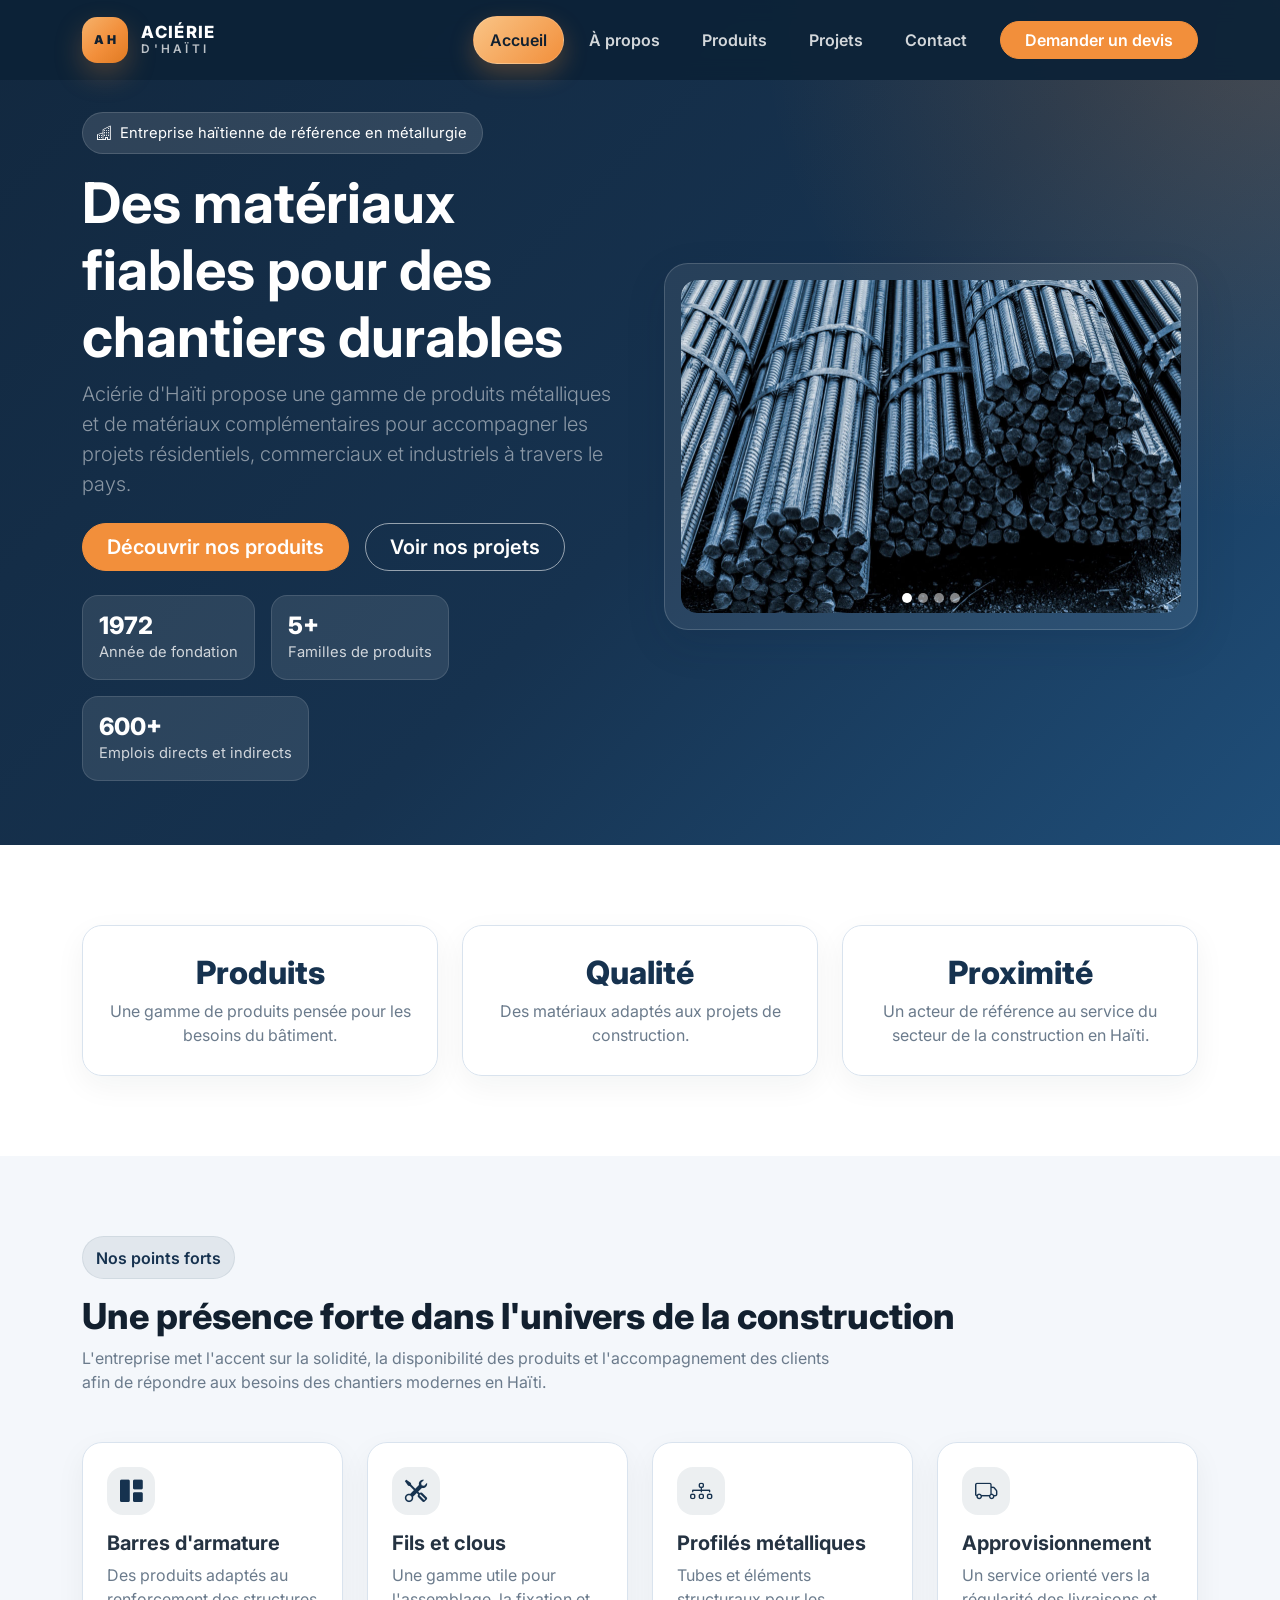
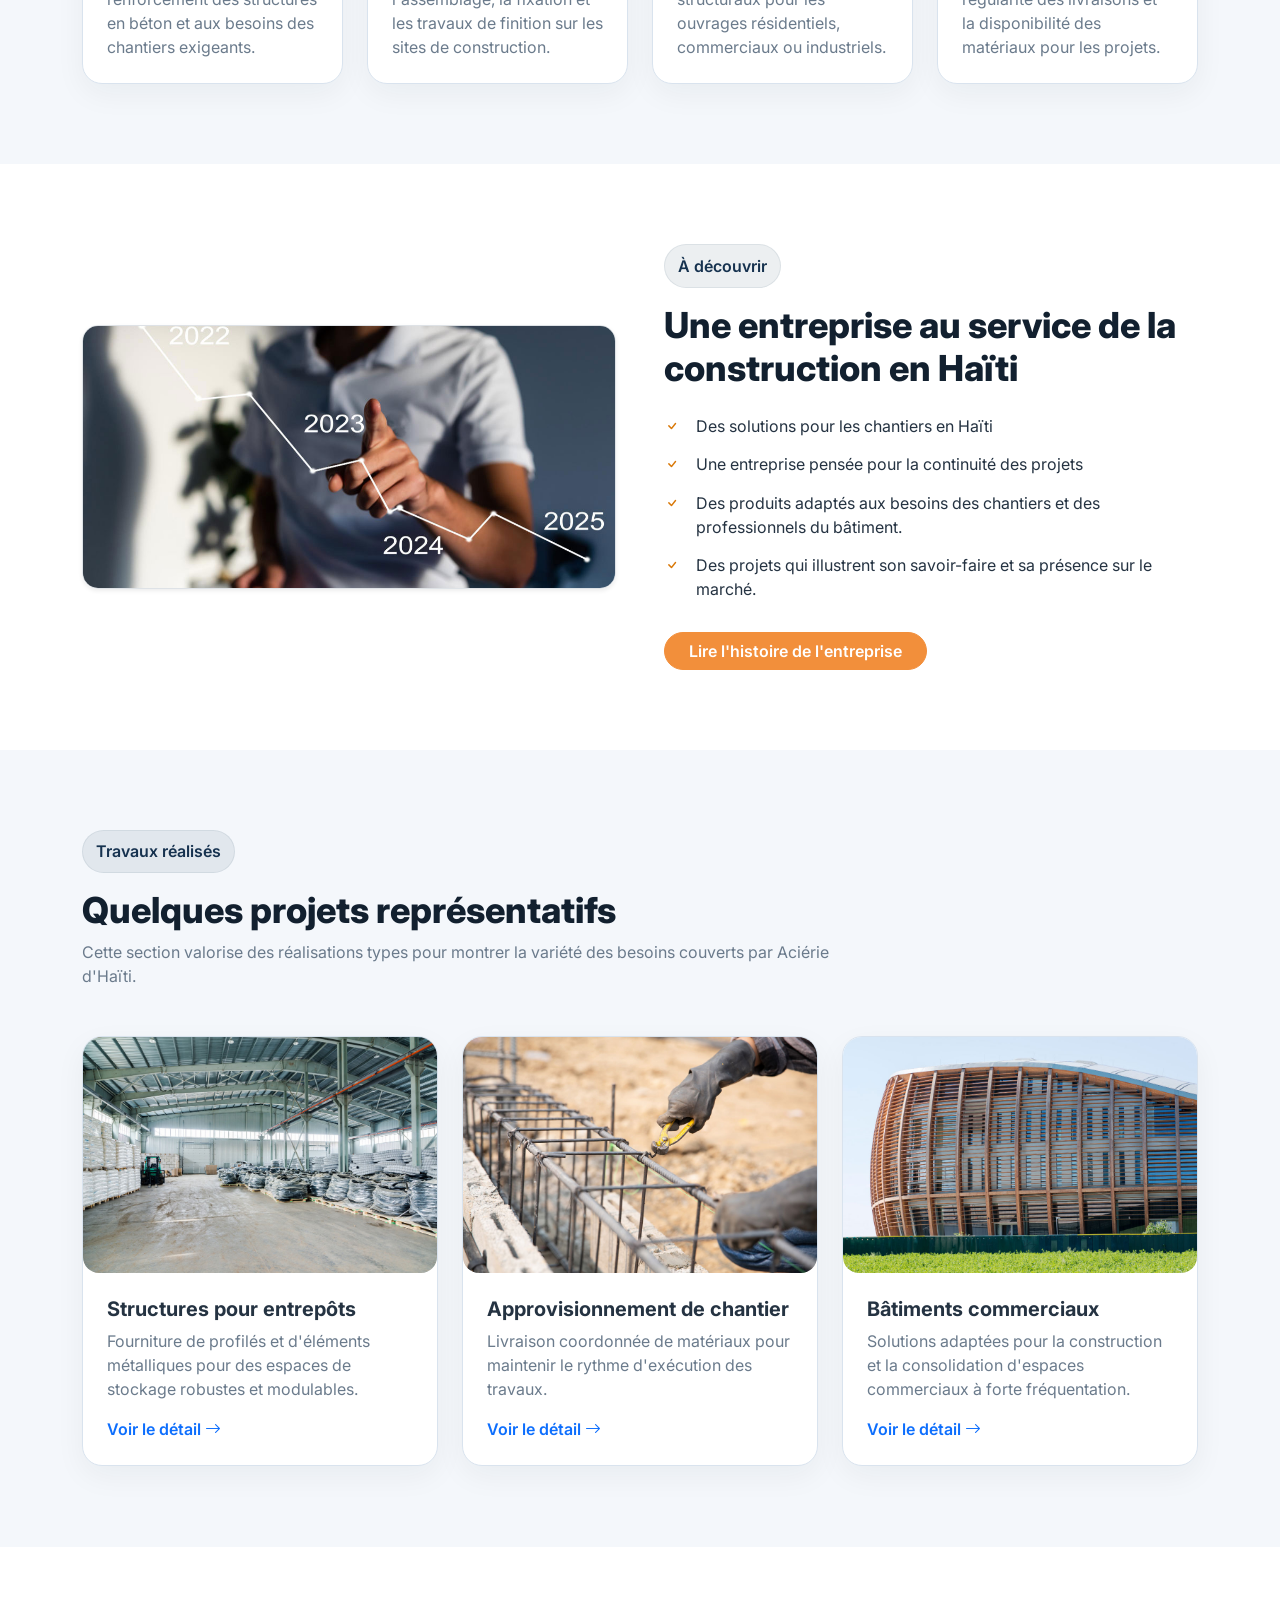
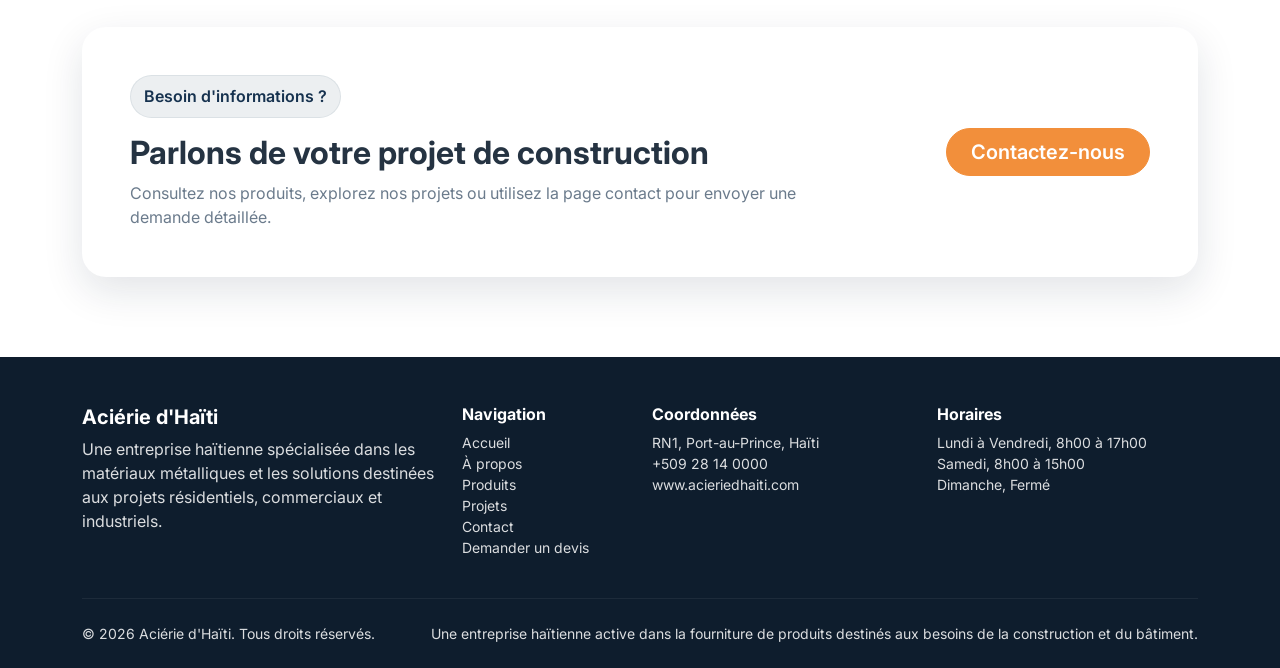
<file: index.html>
<!doctype html>

<html lang="fr">
  <head>
    <meta charset="utf-8" />
    <meta content="width=device-width, initial-scale=1.0" name="viewport" />
    <title>Accueil | Aciérie d'Haïti</title>
    <meta
      content="Découvrez Aciérie d'Haïti, entreprise spécialisée dans les matériaux de construction et les solutions métallurgiques en Haïti."
      name="description"
    />
    <link href="https://fonts.googleapis.com" rel="preconnect" />
    <link crossorigin="" href="https://fonts.gstatic.com" rel="preconnect" />
    <link href="https://fonts.googleapis.com/css2?family=Inter:wght@400;500;600;700;800&amp;display=swap" rel="stylesheet" />
    <link
      crossorigin="anonymous"
      href="https://cdn.jsdelivr.net/npm/bootstrap@5.3.3/dist/css/bootstrap.min.css"
      integrity="sha384-QWTKZyjpPEjISv5WaRU9OFeRpok6YctnYmDr5pNlyT2bRjXh0JMhjY6hW+ALEwIH"
      rel="stylesheet"
    />
    <link href="https://cdn.jsdelivr.net/npm/bootstrap-icons@1.11.3/font/bootstrap-icons.min.css" rel="stylesheet" />
    <link href="css/style.css" rel="stylesheet" />
  </head>
  <body>
    <nav class="navbar navbar-expand-lg navbar-dark fixed-top py-3 smart-navbar">
      <div class="container">
        <a aria-label="Aciérie d'Haïti" class="navbar-brand brand-mark" href="index.html">
          <span class="brand-mono">AH</span>
          <span class="brand-stack">
            <span class="brand-line-top">Aciérie</span>
            <span class="brand-line-bottom">d'Haïti</span>
          </span>
        </a>
        <button
          aria-controls="mainNav"
          aria-expanded="false"
          aria-label="Ouvrir le menu"
          class="navbar-toggler"
          data-bs-target="#mainNav"
          data-bs-toggle="collapse"
          type="button"
        >
          <span class="navbar-toggler-icon"></span>
        </button>
        <div class="collapse navbar-collapse" id="mainNav">
          <ul class="navbar-nav ms-auto align-items-lg-center gap-lg-2">
            <li class="nav-item"><a aria-current="page" class="nav-link active" href="index.html">Accueil</a></li>
            <li class="nav-item"><a class="nav-link" href="a-propos.html">À propos</a></li>
            <li class="nav-item"><a class="nav-link" href="produits.html">Produits</a></li>
            <li class="nav-item"><a class="nav-link" href="projets.html">Projets</a></li>
            <li class="nav-item"><a class="nav-link" href="contact.html">Contact</a></li>
            <li class="nav-item ms-lg-2"><a class="btn btn-brand rounded-pill px-4" href="demande-devis.html">Demander un devis</a></li>
          </ul>
        </div>
      </div>
    </nav>
    <header class="hero-wrap">
      <div class="container">
        <div class="row align-items-center g-5">
          <div class="col-lg-6">
            <span class="hero-badge"><i class="bi bi-buildings"></i> Entreprise haïtienne de référence en métallurgie</span>
            <h1 class="display-4 fw-bold">Des matériaux fiables pour des chantiers durables</h1>
            <p class="lead text-white-50 mb-4">
              Aciérie d'Haïti propose une gamme de produits métalliques et de matériaux complémentaires pour accompagner les projets résidentiels,
              commerciaux et industriels à travers le pays.
            </p>
            <div class="d-flex flex-wrap gap-3 mb-4">
              <a class="btn btn-brand btn-lg rounded-pill px-4" href="produits.html">Découvrir nos produits</a>
              <a class="btn btn-outline-brand btn-lg rounded-pill px-4" href="projets.html">Voir nos projets</a>
            </div>
            <div class="d-flex flex-wrap gap-3">
              <div class="hero-stat reveal">
                <h3 data-count="1972">1972</h3>
                <p>Année de fondation</p>
              </div>
              <div class="hero-stat reveal">
                <h3 data-count="5" data-suffix="+">5+</h3>
                <p>Familles de produits</p>
              </div>
              <div class="hero-stat reveal">
                <h3 data-count="600" data-suffix="+">600+</h3>
                <p>Emplois directs et indirects</p>
              </div>
            </div>
          </div>
          <div class="col-lg-6">
            <div class="carousel slide hero-visual" data-bs-ride="carousel" id="heroCarousel">
              <div class="carousel-indicators">
                <button
                  aria-current="true"
                  aria-label="Diapositive 1"
                  class="active"
                  data-bs-slide-to="0"
                  data-bs-target="#heroCarousel"
                  type="button"
                ></button>
                <button aria-label="Diapositive 2" data-bs-slide-to="1" data-bs-target="#heroCarousel" type="button"></button>
                <button aria-label="Diapositive 3" data-bs-slide-to="2" data-bs-target="#heroCarousel" type="button"></button>
                <button aria-label="Diapositive 3" data-bs-slide-to="3" data-bs-target="#heroCarousel" type="button"></button>
              </div>
              <div class="carousel-inner rounded-4 overflow-hidden">
                <div class="carousel-item active">
                  <img alt="Illustration de site industriel" class="img-fluid" loading="lazy" src="images/fer.jpg" />
                </div>
                <div class="carousel-item">
                  <img alt="Illustration de structure métallique" class="img-fluid" loading="lazy" src="images/clous.jpg" />
                </div>
                <div class="carousel-item">
                  <img alt="Illustration de chantier" class="img-fluid" loading="lazy" src="images/planches.jpg" />
                </div>
                <div class="carousel-item">
                  <img alt="Illustration de chantier" class="img-fluid" loading="lazy" src="images/profiles-metalliques.jpg" />
                </div>
              </div>
              <button class="carousel-control-prev" data-bs-slide="prev" data-bs-target="#heroCarousel" type="button">
                <span aria-hidden="true" class="carousel-control-prev-icon"></span>
                <span class="visually-hidden">Précédent</span>
              </button>
              <button class="carousel-control-next" data-bs-slide="next" data-bs-target="#heroCarousel" type="button">
                <span aria-hidden="true" class="carousel-control-next-icon"></span>
                <span class="visually-hidden">Suivant</span>
              </button>
            </div>
          </div>
        </div>
      </div>
    </header>
    <section class="section-space">
      <div class="container">
        <div class="row g-4">
          <div class="col-md-4">
            <div class="stat-card metric reveal">
              <h3>Produits</h3>
              <p>Une gamme de produits pensée pour les besoins du bâtiment.</p>
            </div>
          </div>
          <div class="col-md-4">
            <div class="stat-card metric reveal">
              <h3>Qualité</h3>
              <p>Des matériaux adaptés aux projets de construction.</p>
            </div>
          </div>
          <div class="col-md-4">
            <div class="stat-card metric reveal">
              <h3>Proximité</h3>
              <p>Un acteur de référence au service du secteur de la construction en Haïti.</p>
            </div>
          </div>
        </div>
      </div>
    </section>
    <section class="section-space section-light">
      <div class="container">
        <div class="mb-5">
          <span class="badge-soft mb-3 d-inline-flex">Nos points forts</span>
          <h2 class="section-title">Une présence forte dans l'univers de la construction</h2>
          <p class="section-subtitle">
            L'entreprise met l'accent sur la solidité, la disponibilité des produits et l'accompagnement des clients afin de répondre aux besoins des
            chantiers modernes en Haïti.
          </p>
        </div>
        <div class="row g-4">
          <div class="col-md-6 col-xl-3">
            <div class="feature-card p-4 bg-white reveal">
              <div class="icon-box mb-3"><i class="bi bi-grid-1x2-fill"></i></div>
              <h5 class="fw-bold">Barres d'armature</h5>
              <p class="small-muted mb-0">Des produits adaptés au renforcement des structures en béton et aux besoins des chantiers exigeants.</p>
            </div>
          </div>
          <div class="col-md-6 col-xl-3">
            <div class="feature-card p-4 bg-white reveal">
              <div class="icon-box mb-3"><i class="bi bi-tools"></i></div>
              <h5 class="fw-bold">Fils et clous</h5>
              <p class="small-muted mb-0">Une gamme utile pour l'assemblage, la fixation et les travaux de finition sur les sites de construction.</p>
            </div>
          </div>
          <div class="col-md-6 col-xl-3">
            <div class="feature-card p-4 bg-white reveal">
              <div class="icon-box mb-3"><i class="bi bi-diagram-3"></i></div>
              <h5 class="fw-bold">Profilés métalliques</h5>
              <p class="small-muted mb-0">Tubes et éléments structuraux pour les ouvrages résidentiels, commerciaux ou industriels.</p>
            </div>
          </div>
          <div class="col-md-6 col-xl-3">
            <div class="feature-card p-4 bg-white reveal">
              <div class="icon-box mb-3"><i class="bi bi-truck"></i></div>
              <h5 class="fw-bold">Approvisionnement</h5>
              <p class="small-muted mb-0">Un service orienté vers la régularité des livraisons et la disponibilité des matériaux pour les projets.</p>
            </div>
          </div>
        </div>
      </div>
    </section>
    <section class="section-space">
      <div class="container">
        <div class="row align-items-center g-5">
          <div class="col-lg-6">
            <img alt="Chronologie de l'entreprise" class="img-fluid rounded-4 shadow-sm border reveal" loading="lazy" src="images/timeline.jpg" />
          </div>
          <div class="col-lg-6">
            <span class="badge-soft mb-3 d-inline-flex">À découvrir</span>
            <h2 class="section-title">Une entreprise au service de la construction en Haïti</h2>
            <ul class="list-check mt-4">
              <li>Des solutions pour les chantiers en Haïti</li>
              <li>Une entreprise pensée pour la continuité des projets</li>
              <li>Des produits adaptés aux besoins des chantiers et des professionnels du bâtiment.</li>
              <li>Des projets qui illustrent son savoir-faire et sa présence sur le marché.</li>
            </ul>
            <a class="btn btn-brand rounded-pill px-4 mt-3" href="a-propos.html">Lire l'histoire de l'entreprise</a>
          </div>
        </div>
      </div>
    </section>
    <section class="section-space section-light">
      <div class="container">
        <div class="mb-5">
          <span class="badge-soft mb-3 d-inline-flex">Travaux réalisés</span>
          <h2 class="section-title">Quelques projets représentatifs</h2>
          <p class="section-subtitle">
            Cette section valorise des réalisations types pour montrer la variété des besoins couverts par Aciérie d'Haïti.
          </p>
        </div>
        <div class="row g-4">
          <div class="col-lg-4">
            <div class="project-card bg-white overflow-hidden reveal">
              <img alt="Projet structure métallique" class="reveal" loading="lazy" src="images/entrepots.jpg" />
              <div class="p-4">
                <h5 class="fw-bold">Structures pour entrepôts</h5>
                <p class="small-muted">Fourniture de profilés et d'éléments métalliques pour des espaces de stockage robustes et modulables.</p>
                <a class="fw-semibold" href="projets.html">Voir le détail <i class="bi bi-arrow-right"></i></a>
              </div>
            </div>
          </div>
          <div class="col-lg-4">
            <div class="project-card bg-white overflow-hidden reveal">
              <img alt="Projet approvisionnement matériaux" class="reveal" loading="lazy" src="images/chantiers.jpg" />
              <div class="p-4">
                <h5 class="fw-bold">Approvisionnement de chantier</h5>
                <p class="small-muted">Livraison coordonnée de matériaux pour maintenir le rythme d'exécution des travaux.</p>
                <a class="fw-semibold" href="projets.html">Voir le détail <i class="bi bi-arrow-right"></i></a>
              </div>
            </div>
          </div>
          <div class="col-lg-4">
            <div class="project-card bg-white overflow-hidden reveal">
              <img alt="Projet bâtiment" class="reveal" loading="lazy" src="images/batiments-commerciaux.jpg" />
              <div class="p-4">
                <h5 class="fw-bold">Bâtiments commerciaux</h5>
                <p class="small-muted">Solutions adaptées pour la construction et la consolidation d'espaces commerciaux à forte fréquentation.</p>
                <a class="fw-semibold" href="projets.html">Voir le détail <i class="bi bi-arrow-right"></i></a>
              </div>
            </div>
          </div>
        </div>
      </div>
    </section>
    <section class="section-space">
      <div class="container">
        <div class="page-banner-card p-4 p-lg-5">
          <div class="row align-items-center g-4">
            <div class="col-lg-8">
              <span class="badge-soft mb-3 d-inline-flex">Besoin d'informations ?</span>
              <h2 class="fw-bold">Parlons de votre projet de construction</h2>
              <p class="mb-0 small-muted">
                Consultez nos produits, explorez nos projets ou utilisez la page contact pour envoyer une demande détaillée.
              </p>
            </div>
            <div class="col-lg-4 text-lg-end">
              <a class="btn btn-brand btn-lg rounded-pill px-4" href="contact.html">Contactez-nous</a>
            </div>
          </div>
        </div>
      </div>
    </section>
    <footer class="footer pt-5 pb-4 mt-0">
      <div class="container">
        <div class="row g-4">
          <div class="col-lg-4">
            <h5 class="fw-bold text-white">Aciérie d'Haïti</h5>
            <p>
              Une entreprise haïtienne spécialisée dans les matériaux métalliques et les solutions destinées aux projets résidentiels, commerciaux et
              industriels.
            </p>
          </div>
          <div class="col-md-4 col-lg-2">
            <h6 class="text-white fw-bold">Navigation</h6>
            <ul class="list-unstyled small">
              <li><a href="index.html">Accueil</a></li>
              <li><a href="a-propos.html">À propos</a></li>
              <li><a href="produits.html">Produits</a></li>
              <li><a href="projets.html">Projets</a></li>
              <li><a href="contact.html">Contact</a></li>
              <li><a href="demande-devis.html">Demander un devis</a></li>
            </ul>
          </div>
          <div class="col-md-4 col-lg-3">
            <h6 class="text-white fw-bold">Coordonnées</h6>
            <ul class="list-unstyled small">
              <li>RN1, Port-au-Prince, Haïti</li>
              <li>+509 28 14 0000</li>
              <li>www.acieriedhaiti.com</li>
            </ul>
          </div>
          <div class="col-md-4 col-lg-3">
            <h6 class="text-white fw-bold">Horaires</h6>
            <ul class="list-unstyled small">
              <li>Lundi à Vendredi, 8h00 à 17h00</li>
              <li>Samedi, 8h00 à 15h00</li>
              <li>Dimanche, Fermé</li>
            </ul>
          </div>
        </div>
        <hr class="border-light border-opacity-25 my-4" />
        <div class="d-flex flex-column flex-md-row justify-content-between gap-2 small">
          <span>© <span id="currentYear"></span> Aciérie d'Haïti. Tous droits réservés.</span>
          <span>Une entreprise haïtienne active dans la fourniture de produits destinés aux besoins de la construction et du bâtiment.</span>
        </div>
      </div>
    </footer>
    <script
      crossorigin="anonymous"
      integrity="sha384-YvpcrYf0tY3lHB60NNkmXc5s9fDVZLESaAA55NDzOxhy9GkcIdslK1eN7N6jIeHz"
      src="https://cdn.jsdelivr.net/npm/bootstrap@5.3.3/dist/js/bootstrap.bundle.min.js"
    ></script>
    <script src="js/script.js"></script>
    <button aria-label="Retour en haut" class="back-to-top" id="backToTop" type="button"><i class="bi bi-arrow-up"></i></button>
  </body>
</html>
</file>
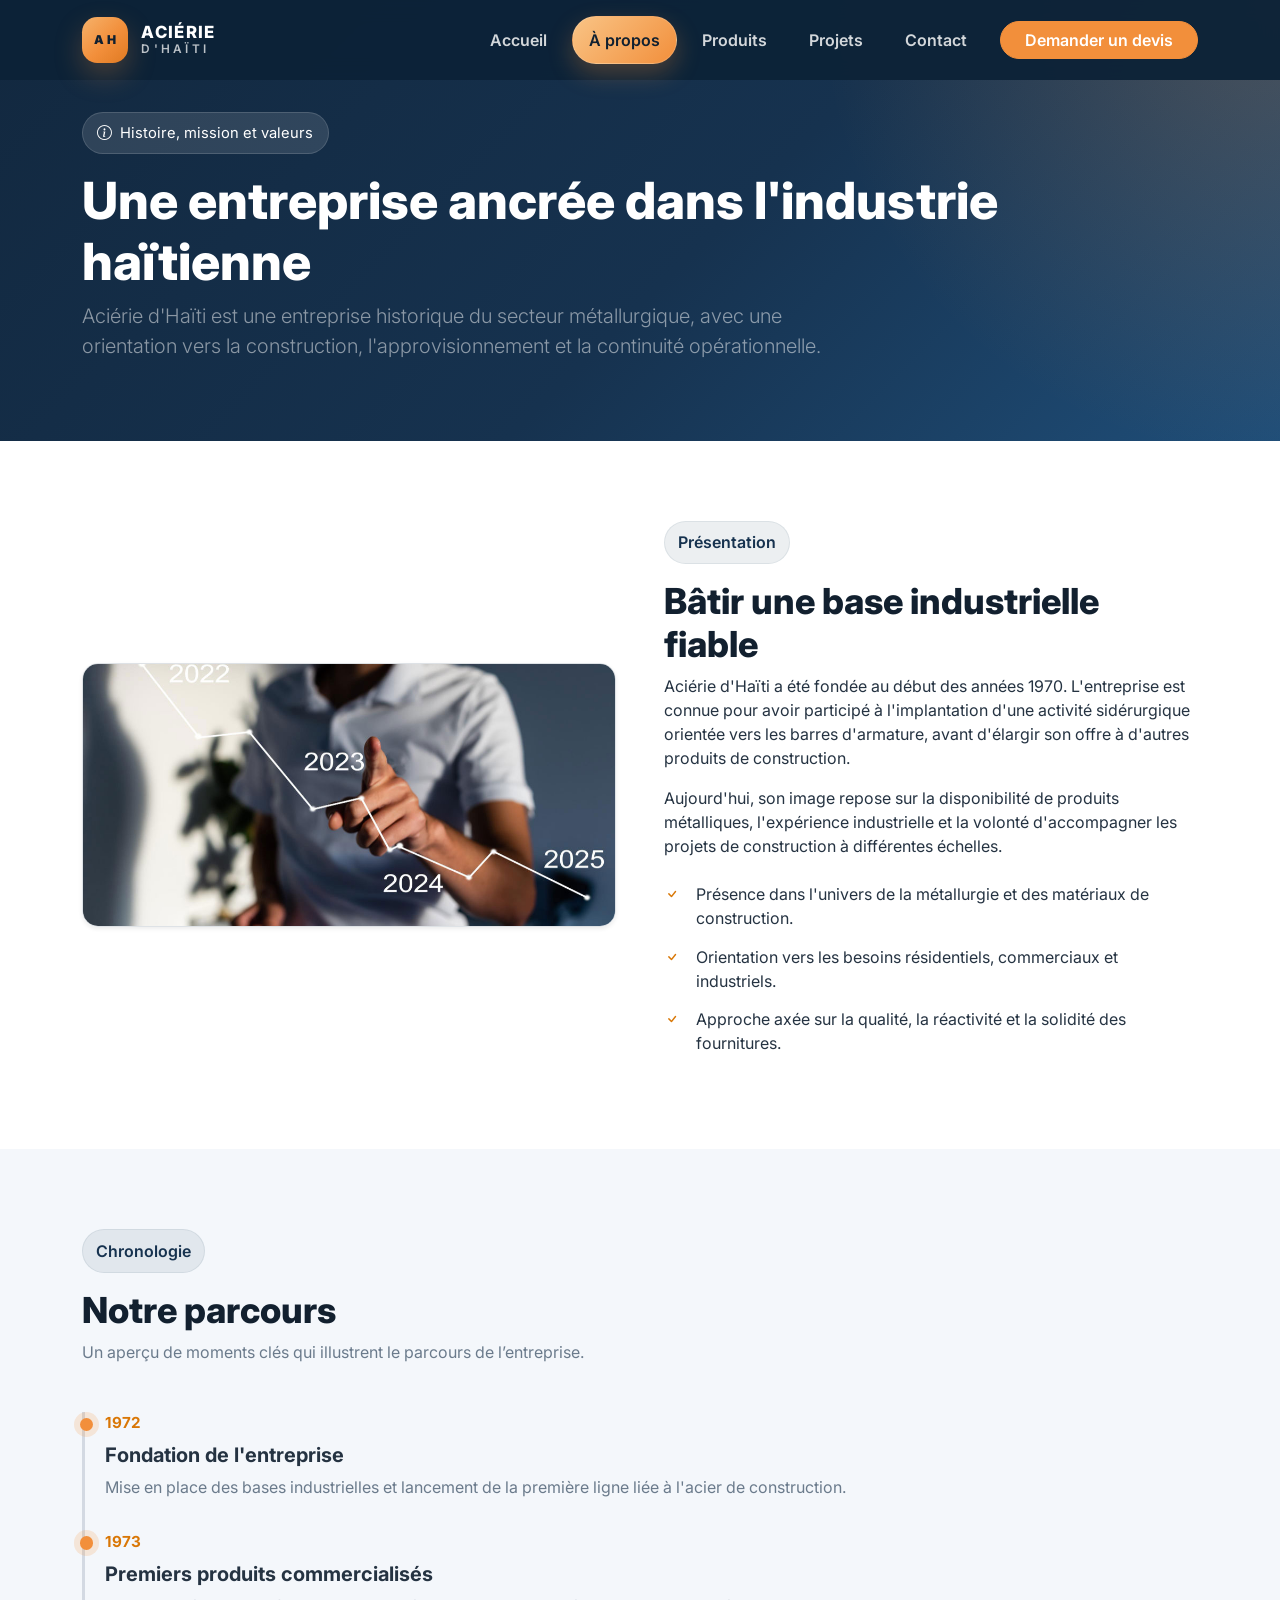
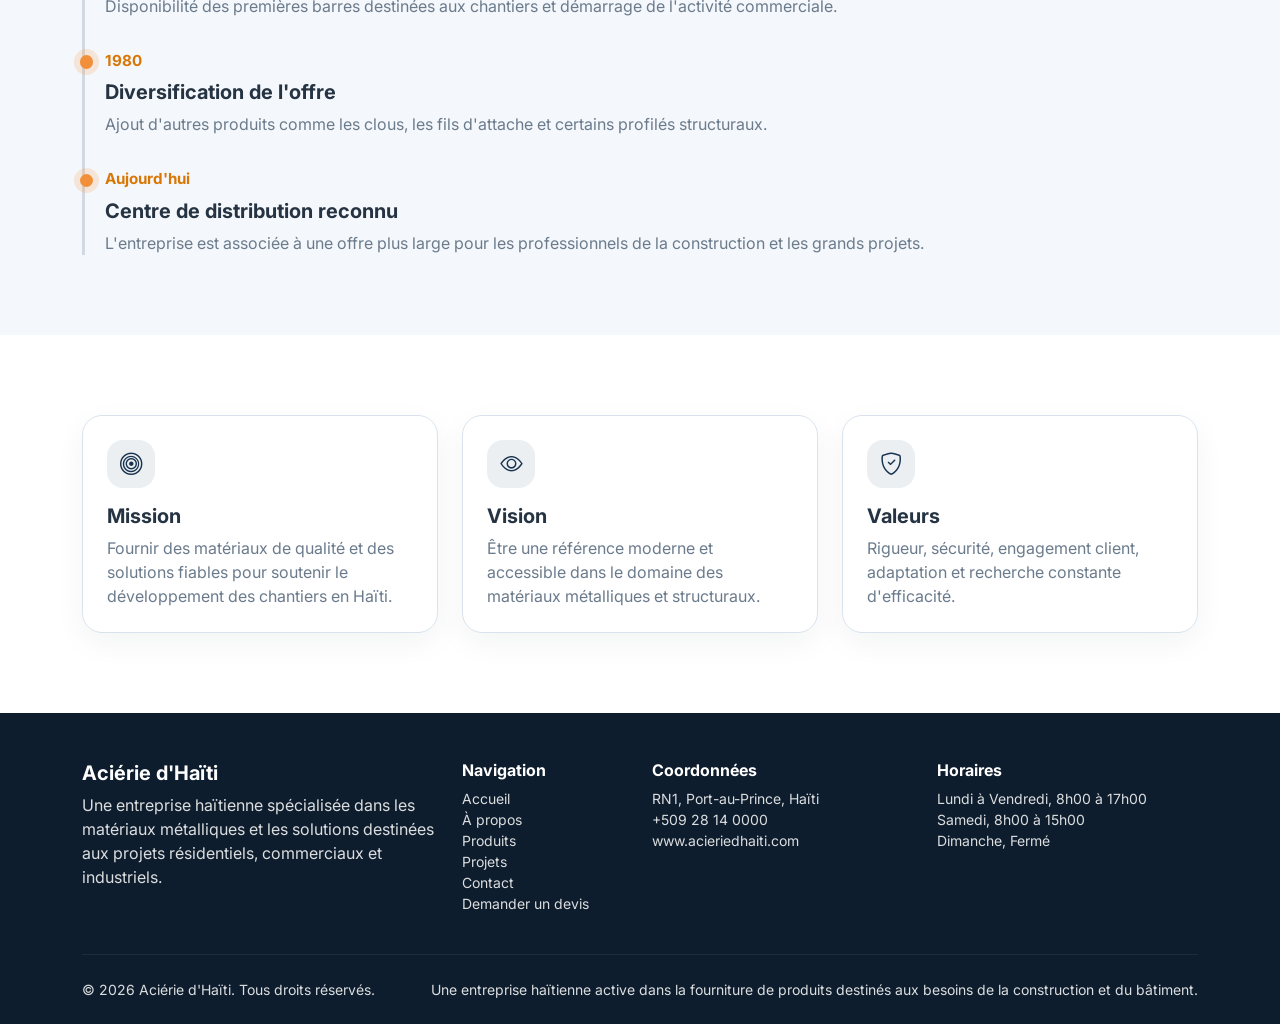
<file: a-propos.html>
<!doctype html>

<html lang="fr">
  <head>
    <meta charset="utf-8" />
    <meta content="width=device-width, initial-scale=1.0" name="viewport" />
    <title>À propos | Aciérie d'Haïti</title>
    <meta
      content="Aciérie d'Haïti, entreprise spécialisée dans les matériaux de construction et les solutions métallurgiques en Haïti."
      name="description"
    />
    <link href="https://fonts.googleapis.com" rel="preconnect" />
    <link crossorigin="" href="https://fonts.gstatic.com" rel="preconnect" />
    <link href="https://fonts.googleapis.com/css2?family=Inter:wght@400;500;600;700;800&amp;display=swap" rel="stylesheet" />
    <link
      crossorigin="anonymous"
      href="https://cdn.jsdelivr.net/npm/bootstrap@5.3.3/dist/css/bootstrap.min.css"
      integrity="sha384-QWTKZyjpPEjISv5WaRU9OFeRpok6YctnYmDr5pNlyT2bRjXh0JMhjY6hW+ALEwIH"
      rel="stylesheet"
    />
    <link href="https://cdn.jsdelivr.net/npm/bootstrap-icons@1.11.3/font/bootstrap-icons.min.css" rel="stylesheet" />
    <link href="css/style.css" rel="stylesheet" />
  </head>
  <body>
    <nav class="navbar navbar-expand-lg navbar-dark fixed-top py-3 smart-navbar">
      <div class="container">
        <a aria-label="Aciérie d'Haïti" class="navbar-brand brand-mark" href="index.html">
          <span class="brand-mono">AH</span>
          <span class="brand-stack">
            <span class="brand-line-top">Aciérie</span>
            <span class="brand-line-bottom">d'Haïti</span>
          </span>
        </a>
        <button
          aria-controls="mainNav"
          aria-expanded="false"
          aria-label="Ouvrir le menu"
          class="navbar-toggler"
          data-bs-target="#mainNav"
          data-bs-toggle="collapse"
          type="button"
        >
          <span class="navbar-toggler-icon"></span>
        </button>
        <div class="collapse navbar-collapse" id="mainNav">
          <ul class="navbar-nav ms-auto align-items-lg-center gap-lg-2">
            <li class="nav-item"><a class="nav-link" href="index.html">Accueil</a></li>
            <li class="nav-item"><a aria-current="page" class="nav-link active" href="a-propos.html">À propos</a></li>
            <li class="nav-item"><a class="nav-link" href="produits.html">Produits</a></li>
            <li class="nav-item"><a class="nav-link" href="projets.html">Projets</a></li>
            <li class="nav-item"><a class="nav-link" href="contact.html">Contact</a></li>
            <li class="nav-item ms-lg-2"><a class="btn btn-brand rounded-pill px-4" href="demande-devis.html">Demander un devis</a></li>
          </ul>
        </div>
      </div>
    </nav>
    <header class="page-hero">
      <div class="container">
        <span class="hero-badge"><i class="bi bi-info-circle"></i> Histoire, mission et valeurs</span>
        <h1 class="page-title">Une entreprise ancrée dans l'industrie haïtienne</h1>
        <p class="lead text-white-50 col-lg-8">
          Aciérie d'Haïti est une entreprise historique du secteur métallurgique, avec une orientation vers la construction, l'approvisionnement et la
          continuité opérationnelle.
        </p>
      </div>
    </header>
    <section class="section-space">
      <div class="container">
        <div class="row align-items-center g-5">
          <div class="col-lg-6">
            <div class="about-visual">
              <img
                alt="Illustration historique d'Aciérie d'Haïti"
                class="img-fluid border shadow-sm reveal"
                loading="lazy"
                src="images/timeline.jpg"
              />
            </div>
          </div>
          <div class="col-lg-6">
            <span class="badge-soft mb-3 d-inline-flex">Présentation</span>
            <h2 class="section-title">Bâtir une base industrielle fiable</h2>
            <p>
              Aciérie d'Haïti a été fondée au début des années 1970. L'entreprise est connue pour avoir participé à l'implantation d'une activité
              sidérurgique orientée vers les barres d'armature, avant d'élargir son offre à d'autres produits de construction.
            </p>
            <p>
              Aujourd'hui, son image repose sur la disponibilité de produits métalliques, l'expérience industrielle et la volonté d'accompagner les
              projets de construction à différentes échelles.
            </p>
            <ul class="list-check mt-4">
              <li>Présence dans l'univers de la métallurgie et des matériaux de construction.</li>
              <li>Orientation vers les besoins résidentiels, commerciaux et industriels.</li>
              <li>Approche axée sur la qualité, la réactivité et la solidité des fournitures.</li>
            </ul>
          </div>
        </div>
      </div>
    </section>
    <section class="section-space section-light">
      <div class="container">
        <div class="mb-5">
          <span class="badge-soft mb-3 d-inline-flex">Chronologie</span>
          <h2 class="section-title">Notre parcours</h2>
          <p class="section-subtitle">Un aperçu de moments clés qui illustrent le parcours de l’entreprise.</p>
        </div>
        <div class="timeline">
          <div class="timeline-item">
            <div class="timeline-year">1972</div>
            <h5 class="fw-bold mt-2">Fondation de l'entreprise</h5>
            <p class="small-muted mb-0">Mise en place des bases industrielles et lancement de la première ligne liée à l'acier de construction.</p>
          </div>
          <div class="timeline-item">
            <div class="timeline-year">1973</div>
            <h5 class="fw-bold mt-2">Premiers produits commercialisés</h5>
            <p class="small-muted mb-0">Disponibilité des premières barres destinées aux chantiers et démarrage de l'activité commerciale.</p>
          </div>
          <div class="timeline-item">
            <div class="timeline-year">1980</div>
            <h5 class="fw-bold mt-2">Diversification de l'offre</h5>
            <p class="small-muted mb-0">Ajout d'autres produits comme les clous, les fils d'attache et certains profilés structuraux.</p>
          </div>
          <div class="timeline-item">
            <div class="timeline-year">Aujourd'hui</div>
            <h5 class="fw-bold mt-2">Centre de distribution reconnu</h5>
            <p class="small-muted mb-0">
              L'entreprise est associée à une offre plus large pour les professionnels de la construction et les grands projets.
            </p>
          </div>
        </div>
      </div>
    </section>
    <section class="section-space">
      <div class="container">
        <div class="row g-4">
          <div class="col-md-4">
            <div class="value-card p-4 bg-white reveal">
              <div class="icon-box mb-3"><i class="bi bi-bullseye"></i></div>
              <h5 class="fw-bold">Mission</h5>
              <p class="small-muted mb-0">
                Fournir des matériaux de qualité et des solutions fiables pour soutenir le développement des chantiers en Haïti.
              </p>
            </div>
          </div>
          <div class="col-md-4">
            <div class="value-card p-4 bg-white reveal">
              <div class="icon-box mb-3"><i class="bi bi-eye"></i></div>
              <h5 class="fw-bold">Vision</h5>
              <p class="small-muted mb-0">Être une référence moderne et accessible dans le domaine des matériaux métalliques et structuraux.</p>
            </div>
          </div>
          <div class="col-md-4">
            <div class="value-card p-4 bg-white reveal">
              <div class="icon-box mb-3"><i class="bi bi-shield-check"></i></div>
              <h5 class="fw-bold">Valeurs</h5>
              <p class="small-muted mb-0">Rigueur, sécurité, engagement client, adaptation et recherche constante d'efficacité.</p>
            </div>
          </div>
        </div>
      </div>
    </section>
    <footer class="footer pt-5 pb-4 mt-0">
      <div class="container">
        <div class="row g-4">
          <div class="col-lg-4">
            <h5 class="fw-bold text-white">Aciérie d'Haïti</h5>
            <p>
              Une entreprise haïtienne spécialisée dans les matériaux métalliques et les solutions destinées aux projets résidentiels, commerciaux et
              industriels.
            </p>
          </div>
          <div class="col-md-4 col-lg-2">
            <h6 class="text-white fw-bold">Navigation</h6>
            <ul class="list-unstyled small">
              <li><a href="index.html">Accueil</a></li>
              <li><a href="a-propos.html">À propos</a></li>
              <li><a href="produits.html">Produits</a></li>
              <li><a href="projets.html">Projets</a></li>
              <li><a href="contact.html">Contact</a></li>
              <li><a href="demande-devis.html">Demander un devis</a></li>
            </ul>
          </div>
          <div class="col-md-4 col-lg-3">
            <h6 class="text-white fw-bold">Coordonnées</h6>
            <ul class="list-unstyled small">
              <li>RN1, Port-au-Prince, Haïti</li>
              <li>+509 28 14 0000</li>
              <li>www.acieriedhaiti.com</li>
            </ul>
          </div>
          <div class="col-md-4 col-lg-3">
            <h6 class="text-white fw-bold">Horaires</h6>
            <ul class="list-unstyled small">
              <li>Lundi à Vendredi, 8h00 à 17h00</li>
              <li>Samedi, 8h00 à 15h00</li>
              <li>Dimanche, Fermé</li>
            </ul>
          </div>
        </div>
        <hr class="border-light border-opacity-25 my-4" />
        <div class="d-flex flex-column flex-md-row justify-content-between gap-2 small">
          <span>© <span id="currentYear"></span> Aciérie d'Haïti. Tous droits réservés.</span>
          <span>Une entreprise haïtienne active dans la fourniture de produits destinés aux besoins de la construction et du bâtiment.</span>
        </div>
      </div>
    </footer>
    <script
      crossorigin="anonymous"
      integrity="sha384-YvpcrYf0tY3lHB60NNkmXc5s9fDVZLESaAA55NDzOxhy9GkcIdslK1eN7N6jIeHz"
      src="https://cdn.jsdelivr.net/npm/bootstrap@5.3.3/dist/js/bootstrap.bundle.min.js"
    ></script>
    <script src="js/script.js"></script>
    <button aria-label="Retour en haut" class="back-to-top" id="backToTop" type="button"><i class="bi bi-arrow-up"></i></button>
  </body>
</html>
</file>
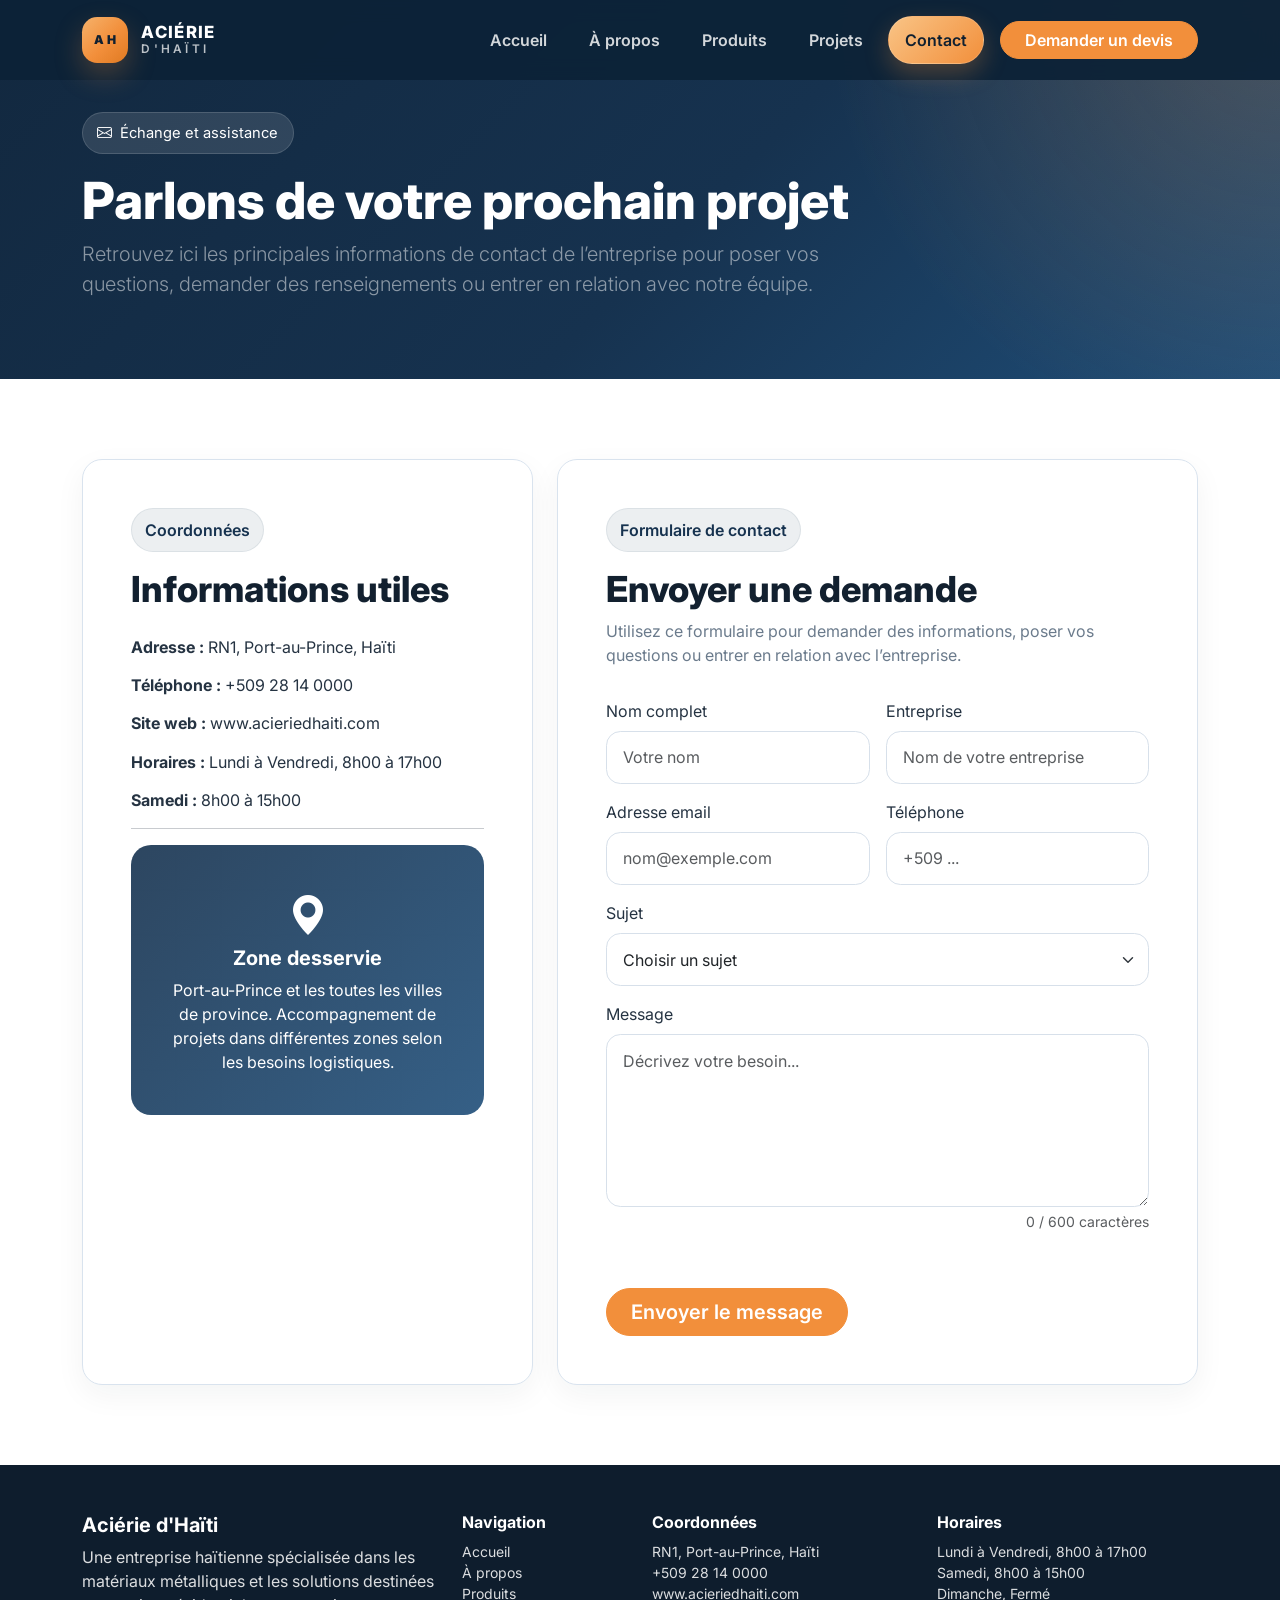
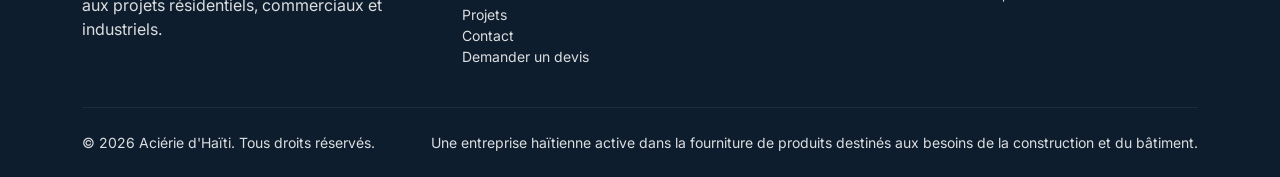
<file: contact.html>
<!doctype html>

<html lang="fr">
  <head>
    <meta charset="utf-8" />
    <meta content="width=device-width, initial-scale=1.0" name="viewport" />
    <title>Contact | Aciérie d'Haïti</title>
    <meta
      content="Aciérie d'Haïti, entreprise spécialisée dans les matériaux de construction et les solutions métallurgiques en Haïti."
      name="description"
    />
    <link href="https://fonts.googleapis.com" rel="preconnect" />
    <link crossorigin="" href="https://fonts.gstatic.com" rel="preconnect" />
    <link href="https://fonts.googleapis.com/css2?family=Inter:wght@400;500;600;700;800&amp;display=swap" rel="stylesheet" />
    <link
      crossorigin="anonymous"
      href="https://cdn.jsdelivr.net/npm/bootstrap@5.3.3/dist/css/bootstrap.min.css"
      integrity="sha384-QWTKZyjpPEjISv5WaRU9OFeRpok6YctnYmDr5pNlyT2bRjXh0JMhjY6hW+ALEwIH"
      rel="stylesheet"
    />
    <link href="https://cdn.jsdelivr.net/npm/bootstrap-icons@1.11.3/font/bootstrap-icons.min.css" rel="stylesheet" />
    <link href="css/style.css" rel="stylesheet" />
  </head>
  <body>
    <nav class="navbar navbar-expand-lg navbar-dark fixed-top py-3 smart-navbar">
      <div class="container">
        <a aria-label="Aciérie d'Haïti" class="navbar-brand brand-mark" href="index.html">
          <span class="brand-mono">AH</span>
          <span class="brand-stack">
            <span class="brand-line-top">Aciérie</span>
            <span class="brand-line-bottom">d'Haïti</span>
          </span>
        </a>
        <button
          aria-controls="mainNav"
          aria-expanded="false"
          aria-label="Ouvrir le menu"
          class="navbar-toggler"
          data-bs-target="#mainNav"
          data-bs-toggle="collapse"
          type="button"
        >
          <span class="navbar-toggler-icon"></span>
        </button>
        <div class="collapse navbar-collapse" id="mainNav">
          <ul class="navbar-nav ms-auto align-items-lg-center gap-lg-2">
            <li class="nav-item"><a class="nav-link" href="index.html">Accueil</a></li>
            <li class="nav-item"><a class="nav-link" href="a-propos.html">À propos</a></li>
            <li class="nav-item"><a class="nav-link" href="produits.html">Produits</a></li>
            <li class="nav-item"><a class="nav-link" href="projets.html">Projets</a></li>
            <li class="nav-item"><a aria-current="page" class="nav-link active" href="contact.html">Contact</a></li>
            <li class="nav-item ms-lg-2"><a class="btn btn-brand rounded-pill px-4" href="demande-devis.html">Demander un devis</a></li>
          </ul>
        </div>
      </div>
    </nav>
    <header class="page-hero">
      <div class="container">
        <span class="hero-badge"><i class="bi bi-envelope"></i> Échange et assistance</span>
        <h1 class="page-title">Parlons de votre prochain projet</h1>
        <p class="lead text-white-50 col-lg-8">
          Retrouvez ici les principales informations de contact de l’entreprise pour poser vos questions, demander des renseignements ou entrer en
          relation avec notre équipe.
        </p>
      </div>
    </header>
    <section class="section-space">
      <div class="container">
        <div class="row g-4">
          <div class="col-lg-5">
            <div class="contact-card p-4 p-lg-5 bg-white reveal">
              <span class="badge-soft mb-3 d-inline-flex">Coordonnées</span>
              <h2 class="section-title h3">Informations utiles</h2>
              <ul class="list-unstyled contact-list mt-4">
                <li><strong>Adresse :</strong> RN1, Port-au-Prince, Haïti</li>
                <li><strong>Téléphone :</strong> +509 28 14 0000</li>
                <li><strong>Site web :</strong> www.acieriedhaiti.com</li>
                <li><strong>Horaires :</strong> Lundi à Vendredi, 8h00 à 17h00</li>
                <li><strong>Samedi :</strong> 8h00 à 15h00</li>
              </ul>
              <hr />
              <div class="map-placeholder">
                <div>
                  <i class="bi bi-geo-alt-fill fs-1 mb-3"></i>
                  <h5 class="fw-bold">Zone desservie</h5>
                  <p class="mb-0">
                    Port-au-Prince et les toutes les villes de province. Accompagnement de projets dans différentes zones selon les besoins
                    logistiques.
                  </p>
                </div>
              </div>
            </div>
          </div>
          <div class="col-lg-7">
            <div class="contact-card p-4 p-lg-5 bg-white reveal">
              <span class="badge-soft mb-3 d-inline-flex">Formulaire de contact</span>
              <h2 class="section-title h3">Envoyer une demande</h2>
              <p class="small-muted">
                Utilisez ce formulaire pour demander des informations, poser vos questions ou entrer en relation avec l’entreprise.
              </p>
              <form class="row g-3 mt-2" data-netlify="true" id="contactForm" method="POST" name="contact" netlify-honeypot="bot-field">
                <input name="form-name" type="hidden" value="contact" />
                <p class="d-none">
                  <label>Ne pas remplir si vous êtes humain : <input name="bot-field" /></label>
                </p>
                <div class="col-md-6">
                  <label class="form-label" for="name">Nom complet</label>
                  <input class="form-control" id="name" name="name" placeholder="Votre nom" required="" type="text" />
                </div>
                <div class="col-md-6">
                  <label class="form-label" for="company">Entreprise</label>
                  <input class="form-control" id="company" name="company" placeholder="Nom de votre entreprise" type="text" />
                </div>
                <div class="col-md-6">
                  <label class="form-label" for="email">Adresse email</label>
                  <input class="form-control" id="email" name="email" placeholder="nom@exemple.com" required="" type="email" />
                </div>
                <div class="col-md-6">
                  <label class="form-label" for="phone">Téléphone</label>
                  <input class="form-control" id="phone" name="phone" placeholder="+509 ..." type="tel" />
                </div>
                <div class="col-12">
                  <label class="form-label" for="subject">Sujet</label>
                  <select class="form-select" id="subject" name="subject" required="">
                    <option disabled="" selected="" value="">Choisir un sujet</option>
                    <option>Demande d'information</option>
                    <option>Devis de matériaux</option>
                    <option>Approvisionnement de chantier</option>
                    <option>Partenariat</option>
                  </select>
                </div>
                <div class="col-12">
                  <label class="form-label" for="message">Message</label>
                  <textarea class="form-control" id="message" name="message" placeholder="Décrivez votre besoin..." required="" rows="6"></textarea>
                  <div class="form-text text-end" id="messageCount">0 / 600 caractères</div>
                </div>
                <div class="col-12" id="formStatus"><div aria-live="polite" class="form-status"></div></div>
                <div class="col-12">
                  <button class="btn btn-brand btn-lg rounded-pill px-4" type="submit">Envoyer le message</button>
                </div>
              </form>
            </div>
          </div>
        </div>
      </div>
    </section>
    <footer class="footer pt-5 pb-4 mt-0">
      <div class="container">
        <div class="row g-4">
          <div class="col-lg-4">
            <h5 class="fw-bold text-white">Aciérie d'Haïti</h5>
            <p>
              Une entreprise haïtienne spécialisée dans les matériaux métalliques et les solutions destinées aux projets résidentiels, commerciaux et
              industriels.
            </p>
          </div>
          <div class="col-md-4 col-lg-2">
            <h6 class="text-white fw-bold">Navigation</h6>
            <ul class="list-unstyled small">
              <li><a href="index.html">Accueil</a></li>
              <li><a href="a-propos.html">À propos</a></li>
              <li><a href="produits.html">Produits</a></li>
              <li><a href="projets.html">Projets</a></li>
              <li><a href="contact.html">Contact</a></li>
              <li><a href="demande-devis.html">Demander un devis</a></li>
            </ul>
          </div>
          <div class="col-md-4 col-lg-3">
            <h6 class="text-white fw-bold">Coordonnées</h6>
            <ul class="list-unstyled small">
              <li>RN1, Port-au-Prince, Haïti</li>
              <li>+509 28 14 0000</li>
              <li>www.acieriedhaiti.com</li>
            </ul>
          </div>
          <div class="col-md-4 col-lg-3">
            <h6 class="text-white fw-bold">Horaires</h6>
            <ul class="list-unstyled small">
              <li>Lundi à Vendredi, 8h00 à 17h00</li>
              <li>Samedi, 8h00 à 15h00</li>
              <li>Dimanche, Fermé</li>
            </ul>
          </div>
        </div>
        <hr class="border-light border-opacity-25 my-4" />
        <div class="d-flex flex-column flex-md-row justify-content-between gap-2 small">
          <span>© <span id="currentYear"></span> Aciérie d'Haïti. Tous droits réservés.</span>
          <span>Une entreprise haïtienne active dans la fourniture de produits destinés aux besoins de la construction et du bâtiment.</span>
        </div>
      </div>
    </footer>
    <script
      crossorigin="anonymous"
      integrity="sha384-YvpcrYf0tY3lHB60NNkmXc5s9fDVZLESaAA55NDzOxhy9GkcIdslK1eN7N6jIeHz"
      src="https://cdn.jsdelivr.net/npm/bootstrap@5.3.3/dist/js/bootstrap.bundle.min.js"
    ></script>
    <script src="js/script.js"></script>
    <button aria-label="Retour en haut" class="back-to-top" id="backToTop" type="button"><i class="bi bi-arrow-up"></i></button>
  </body>
</html>
</file>
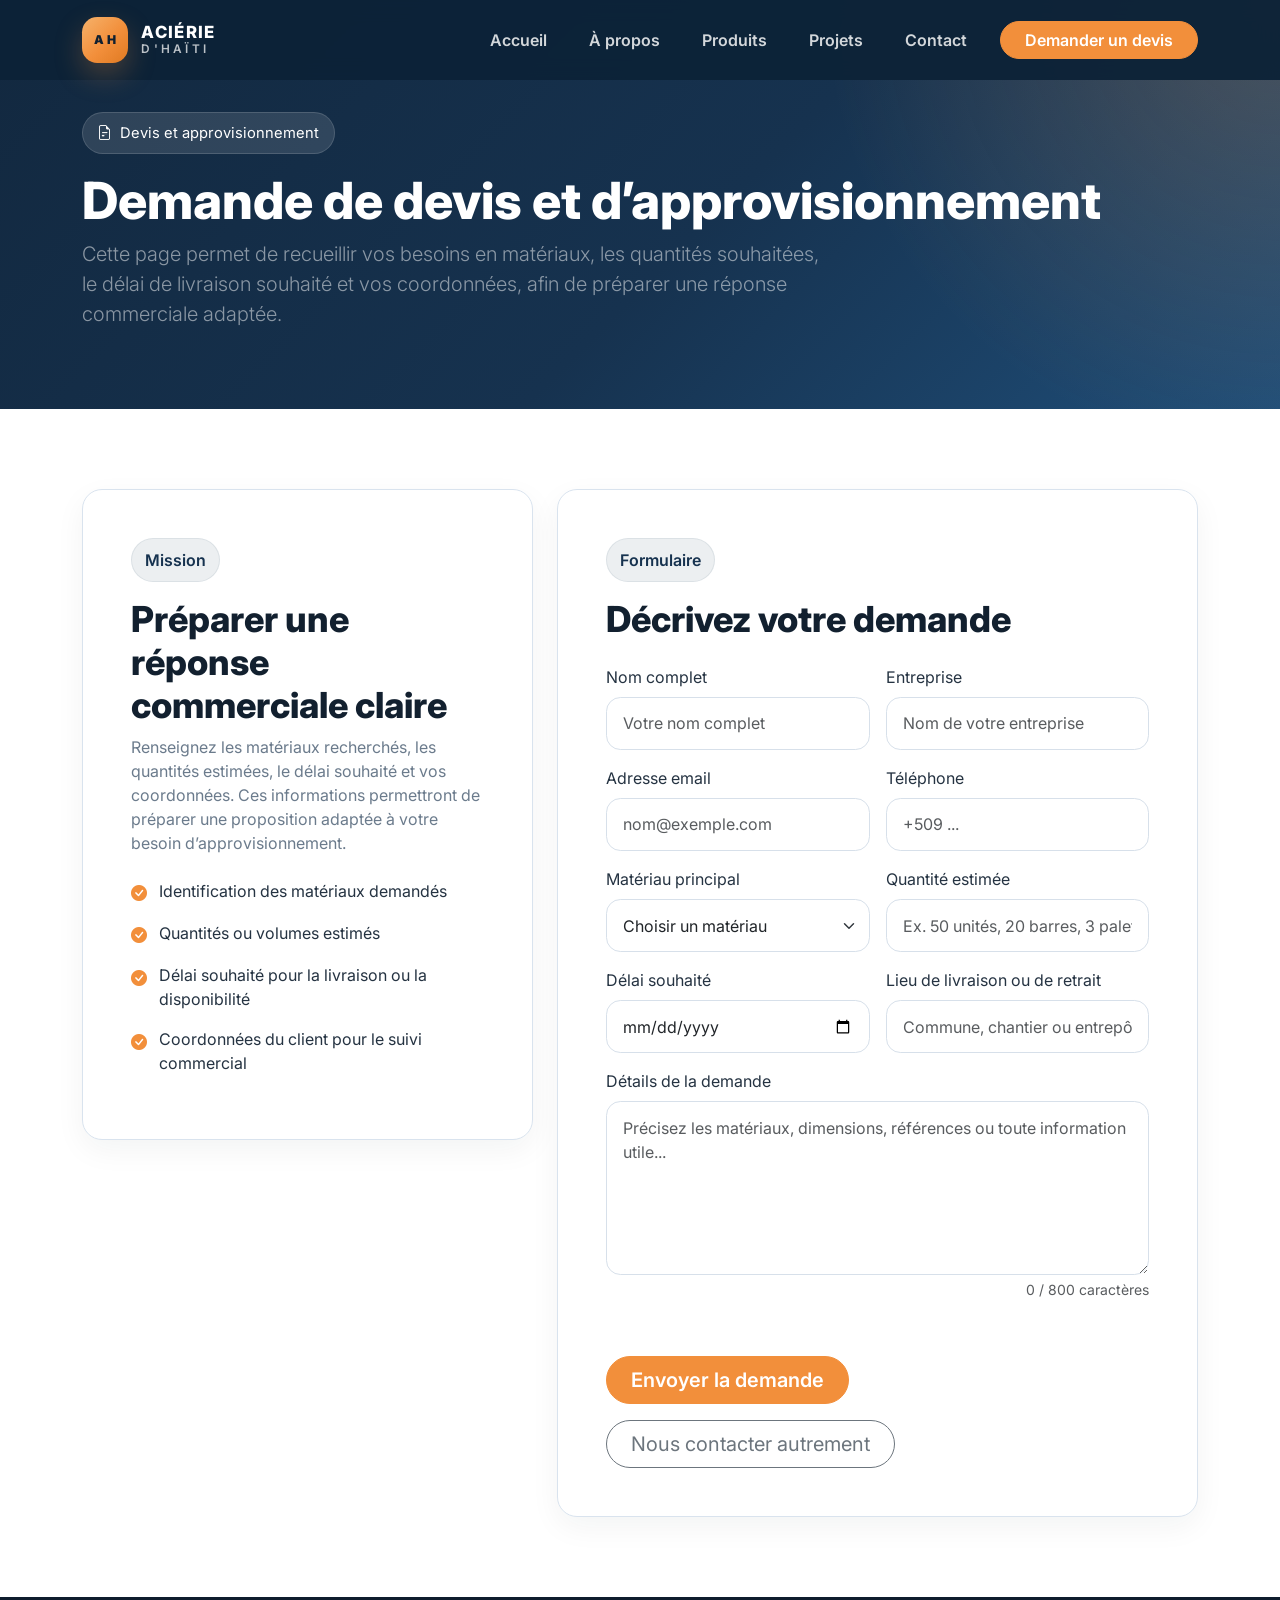
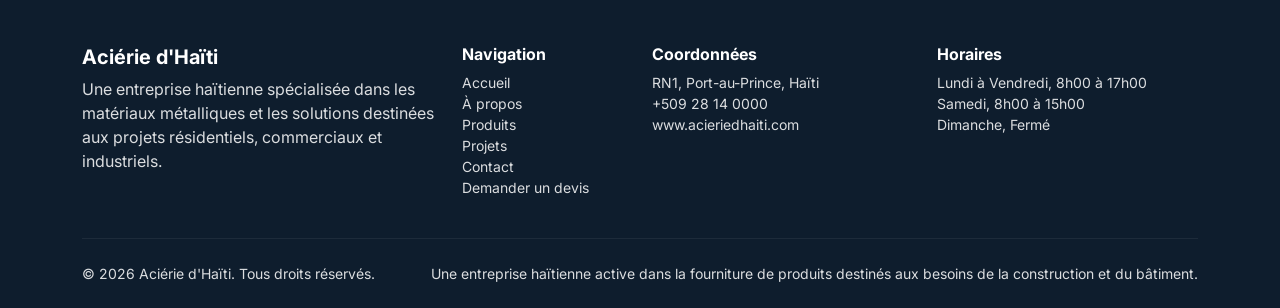
<file: demande-devis.html>
<!doctype html>

<html lang="fr">
  <head>
    <meta charset="utf-8" />
    <meta content="width=device-width, initial-scale=1.0" name="viewport" />
    <title>Demande de devis | Aciérie d'Haïti</title>
    <meta
      content="Demande de devis et d’approvisionnement auprès d’Aciérie d’Haïti pour recueillir les besoins en matériaux, quantités, délai souhaité et coordonnées."
      name="description"
    />
    <link href="https://fonts.googleapis.com" rel="preconnect" />
    <link crossorigin="" href="https://fonts.gstatic.com" rel="preconnect" />
    <link href="https://fonts.googleapis.com/css2?family=Inter:wght@400;500;600;700;800&amp;display=swap" rel="stylesheet" />
    <link
      crossorigin="anonymous"
      href="https://cdn.jsdelivr.net/npm/bootstrap@5.3.3/dist/css/bootstrap.min.css"
      integrity="sha384-QWTKZyjpPEjISv5WaRU9OFeRpok6YctnYmDr5pNlyT2bRjXh0JMhjY6hW+ALEwIH"
      rel="stylesheet"
    />
    <link href="https://cdn.jsdelivr.net/npm/bootstrap-icons@1.11.3/font/bootstrap-icons.min.css" rel="stylesheet" />
    <link href="css/style.css" rel="stylesheet" />
  </head>
  <body>
    <nav class="navbar navbar-expand-lg navbar-dark fixed-top py-3 smart-navbar">
      <div class="container">
        <a aria-label="Aciérie d'Haïti" class="navbar-brand brand-mark" href="index.html">
          <span class="brand-mono">AH</span>
          <span class="brand-stack">
            <span class="brand-line-top">Aciérie</span>
            <span class="brand-line-bottom">d'Haïti</span>
          </span>
        </a>
        <button
          aria-controls="mainNav"
          aria-expanded="false"
          aria-label="Ouvrir le menu"
          class="navbar-toggler"
          data-bs-target="#mainNav"
          data-bs-toggle="collapse"
          type="button"
        >
          <span class="navbar-toggler-icon"></span>
        </button>
        <div class="collapse navbar-collapse" id="mainNav">
          <ul class="navbar-nav ms-auto align-items-lg-center gap-lg-2">
            <li class="nav-item"><a class="nav-link" href="index.html">Accueil</a></li>
            <li class="nav-item"><a class="nav-link" href="a-propos.html">À propos</a></li>
            <li class="nav-item"><a class="nav-link" href="produits.html">Produits</a></li>
            <li class="nav-item"><a class="nav-link" href="projets.html">Projets</a></li>
            <li class="nav-item"><a class="nav-link" href="contact.html">Contact</a></li>
            <li class="nav-item ms-lg-2"><a class="btn btn-brand rounded-pill px-4" href="demande-devis.html">Demander un devis</a></li>
          </ul>
        </div>
      </div>
    </nav>
    <header class="page-hero">
      <div class="container">
        <span class="hero-badge"><i class="bi bi-file-earmark-text"></i> Devis et approvisionnement</span>
        <h1 class="page-title">Demande de devis et d’approvisionnement</h1>
        <p class="lead text-white-50 col-lg-8">
          Cette page permet de recueillir vos besoins en matériaux, les quantités souhaitées, le délai de livraison souhaité et vos coordonnées, afin
          de préparer une réponse commerciale adaptée.
        </p>
      </div>
    </header>
    <section class="section-space">
      <div class="container">
        <div class="row g-4 align-items-start">
          <div class="col-lg-5">
            <div class="contact-card p-4 p-lg-5 bg-white reveal h-100">
              <span class="badge-soft mb-3 d-inline-flex">Mission</span>
              <h2 class="section-title h3">Préparer une réponse commerciale claire</h2>
              <p class="small-muted">
                Renseignez les matériaux recherchés, les quantités estimées, le délai souhaité et vos coordonnées. Ces informations permettront de
                préparer une proposition adaptée à votre besoin d’approvisionnement.
              </p>
              <ul class="list-unstyled quote-need-list mt-4 mb-0">
                <li><i class="bi bi-check-circle-fill"></i> Identification des matériaux demandés</li>
                <li><i class="bi bi-check-circle-fill"></i> Quantités ou volumes estimés</li>
                <li><i class="bi bi-check-circle-fill"></i> Délai souhaité pour la livraison ou la disponibilité</li>
                <li><i class="bi bi-check-circle-fill"></i> Coordonnées du client pour le suivi commercial</li>
              </ul>
            </div>
          </div>
          <div class="col-lg-7">
            <div class="contact-card p-4 p-lg-5 bg-white reveal">
              <span class="badge-soft mb-3 d-inline-flex">Formulaire</span>
              <h2 class="section-title h3">Décrivez votre demande</h2>
              <form class="row g-3 mt-2" data-netlify="true" id="quoteRequestForm" method="POST" name="demande-devis" netlify-honeypot="bot-field">
                <input name="form-name" type="hidden" value="demande-devis" />
                <p class="d-none">
                  <label>Ne pas remplir si vous êtes humain : <input name="bot-field" /></label>
                </p>
                <div class="col-md-6">
                  <label class="form-label" for="quoteName">Nom complet</label>
                  <input class="form-control" id="quoteName" name="nom" placeholder="Votre nom complet" required="" type="text" />
                </div>
                <div class="col-md-6">
                  <label class="form-label" for="quoteCompany">Entreprise</label>
                  <input class="form-control" id="quoteCompany" name="entreprise" placeholder="Nom de votre entreprise" type="text" />
                </div>
                <div class="col-md-6">
                  <label class="form-label" for="quoteEmail">Adresse email</label>
                  <input class="form-control" id="quoteEmail" name="email" placeholder="nom@exemple.com" required="" type="email" />
                </div>
                <div class="col-md-6">
                  <label class="form-label" for="quotePhone">Téléphone</label>
                  <input class="form-control" id="quotePhone" name="telephone" placeholder="+509 ..." required="" type="tel" />
                </div>
                <div class="col-md-6">
                  <label class="form-label" for="quoteMaterial">Matériau principal</label>
                  <select class="form-select" id="quoteMaterial" name="materiau_principal" required="">
                    <option disabled="" selected="" value="">Choisir un matériau</option>
                    <option>Fers à béton</option>
                    <option>Fils d'attache</option>
                    <option>Clous et fixations</option>
                    <option>Profilés métalliques</option>
                    <option>Bois et matériaux complémentaires</option>
                    <option>Approvisionnement mixte</option>
                  </select>
                </div>
                <div class="col-md-6">
                  <label class="form-label" for="quoteQuantity">Quantité estimée</label>
                  <input
                    class="form-control"
                    id="quoteQuantity"
                    name="quantite"
                    placeholder="Ex. 50 unités, 20 barres, 3 palettes"
                    required=""
                    type="text"
                  />
                </div>
                <div class="col-md-6">
                  <label class="form-label" for="quoteDeadline">Délai souhaité</label>
                  <input class="form-control" id="quoteDeadline" name="delai" required="" type="date" />
                </div>
                <div class="col-md-6">
                  <label class="form-label" for="quoteLocation">Lieu de livraison ou de retrait</label>
                  <input class="form-control" id="quoteLocation" name="lieu" placeholder="Commune, chantier ou entrepôt" type="text" />
                </div>
                <div class="col-12">
                  <label class="form-label" for="quoteDetails">Détails de la demande</label>
                  <textarea
                    class="form-control"
                    id="quoteDetails"
                    name="details"
                    placeholder="Précisez les matériaux, dimensions, références ou toute information utile..."
                    required=""
                    rows="6"
                  ></textarea>
                  <div class="form-text text-end" id="quoteDetailsCount">0 / 800 caractères</div>
                </div>
                <div class="col-12" id="quoteFormStatus"><div aria-live="polite" class="form-status"></div></div>
                <div class="col-12 d-flex flex-wrap gap-3">
                  <button class="btn btn-brand btn-lg rounded-pill px-4" type="submit">Envoyer la demande</button>
                  <a class="btn btn-outline-secondary btn-lg rounded-pill px-4" href="contact.html">Nous contacter autrement</a>
                </div>
              </form>
              <div class="quote-summary-card mt-4 d-none" id="quoteSummaryCard">
                <h3 class="h5 mb-3">Résumé de votre demande</h3>
                <div class="small-muted" id="quoteSummaryContent"></div>
              </div>
            </div>
          </div>
        </div>
      </div>
    </section>
    <footer class="footer pt-5 pb-4 mt-0">
      <div class="container">
        <div class="row g-4">
          <div class="col-lg-4">
            <h5 class="fw-bold text-white">Aciérie d'Haïti</h5>
            <p>
              Une entreprise haïtienne spécialisée dans les matériaux métalliques et les solutions destinées aux projets résidentiels, commerciaux et
              industriels.
            </p>
          </div>
          <div class="col-md-4 col-lg-2">
            <h6 class="text-white fw-bold">Navigation</h6>
            <ul class="list-unstyled small">
              <li><a href="index.html">Accueil</a></li>
              <li><a href="a-propos.html">À propos</a></li>
              <li><a href="produits.html">Produits</a></li>
              <li><a href="projets.html">Projets</a></li>
              <li><a href="contact.html">Contact</a></li>
              <li><a href="demande-devis.html">Demander un devis</a></li>
            </ul>
          </div>
          <div class="col-md-4 col-lg-3">
            <h6 class="text-white fw-bold">Coordonnées</h6>
            <ul class="list-unstyled small">
              <li>RN1, Port-au-Prince, Haïti</li>
              <li>+509 28 14 0000</li>
              <li>www.acieriedhaiti.com</li>
            </ul>
          </div>
          <div class="col-md-4 col-lg-3">
            <h6 class="text-white fw-bold">Horaires</h6>
            <ul class="list-unstyled small">
              <li>Lundi à Vendredi, 8h00 à 17h00</li>
              <li>Samedi, 8h00 à 15h00</li>
              <li>Dimanche, Fermé</li>
            </ul>
          </div>
        </div>
        <hr class="border-light border-opacity-25 my-4" />
        <div class="d-flex flex-column flex-md-row justify-content-between gap-2 small">
          <span>© <span id="currentYear"></span> Aciérie d'Haïti. Tous droits réservés.</span>
          <span>Une entreprise haïtienne active dans la fourniture de produits destinés aux besoins de la construction et du bâtiment.</span>
        </div>
      </div>
    </footer>
    <script
      crossorigin="anonymous"
      integrity="sha384-YvpcrYf0tY3lHB60NNkmXc5s9fDVZLESaAA55NDzOxhy9GkcIdslK1eN7N6jIeHz"
      src="https://cdn.jsdelivr.net/npm/bootstrap@5.3.3/dist/js/bootstrap.bundle.min.js"
    ></script>
    <script src="js/script.js"></script>
    <button aria-label="Retour en haut" class="back-to-top" id="backToTop" type="button"><i class="bi bi-arrow-up"></i></button>
  </body>
</html>
</file>
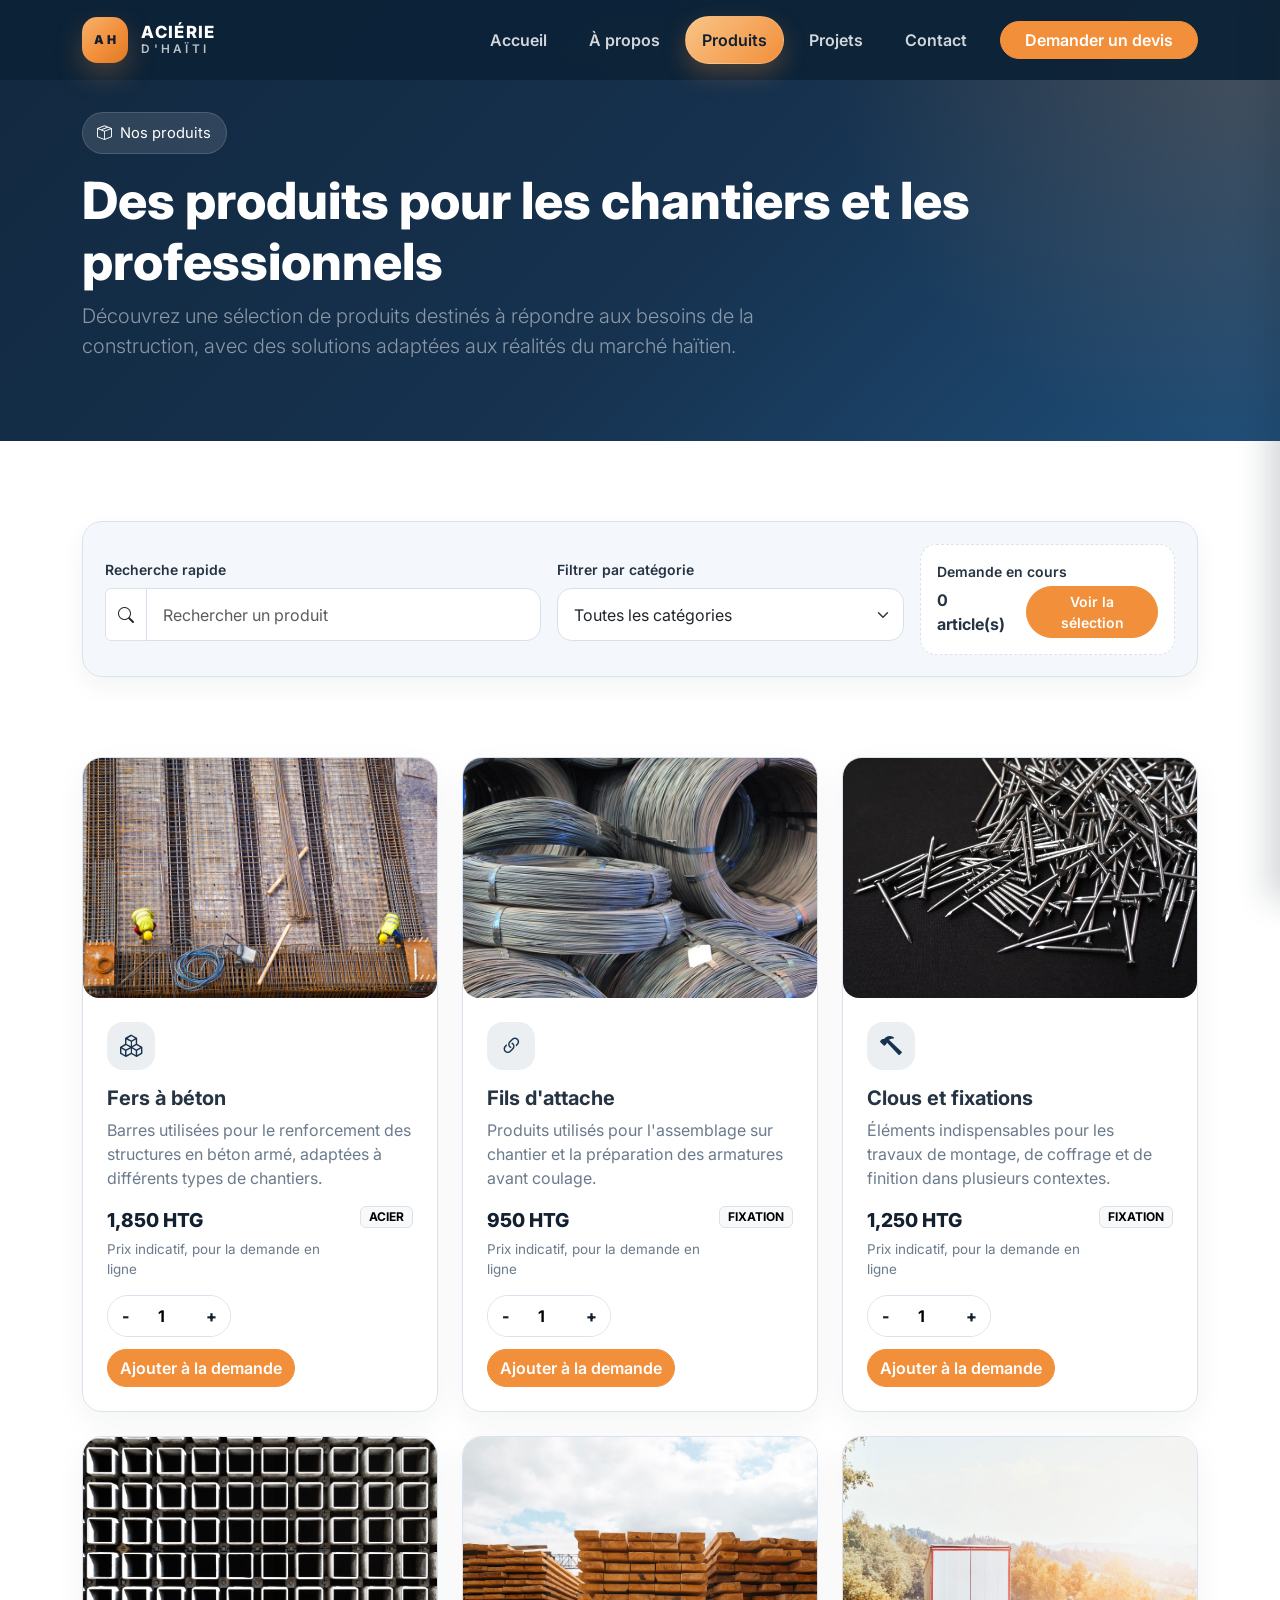
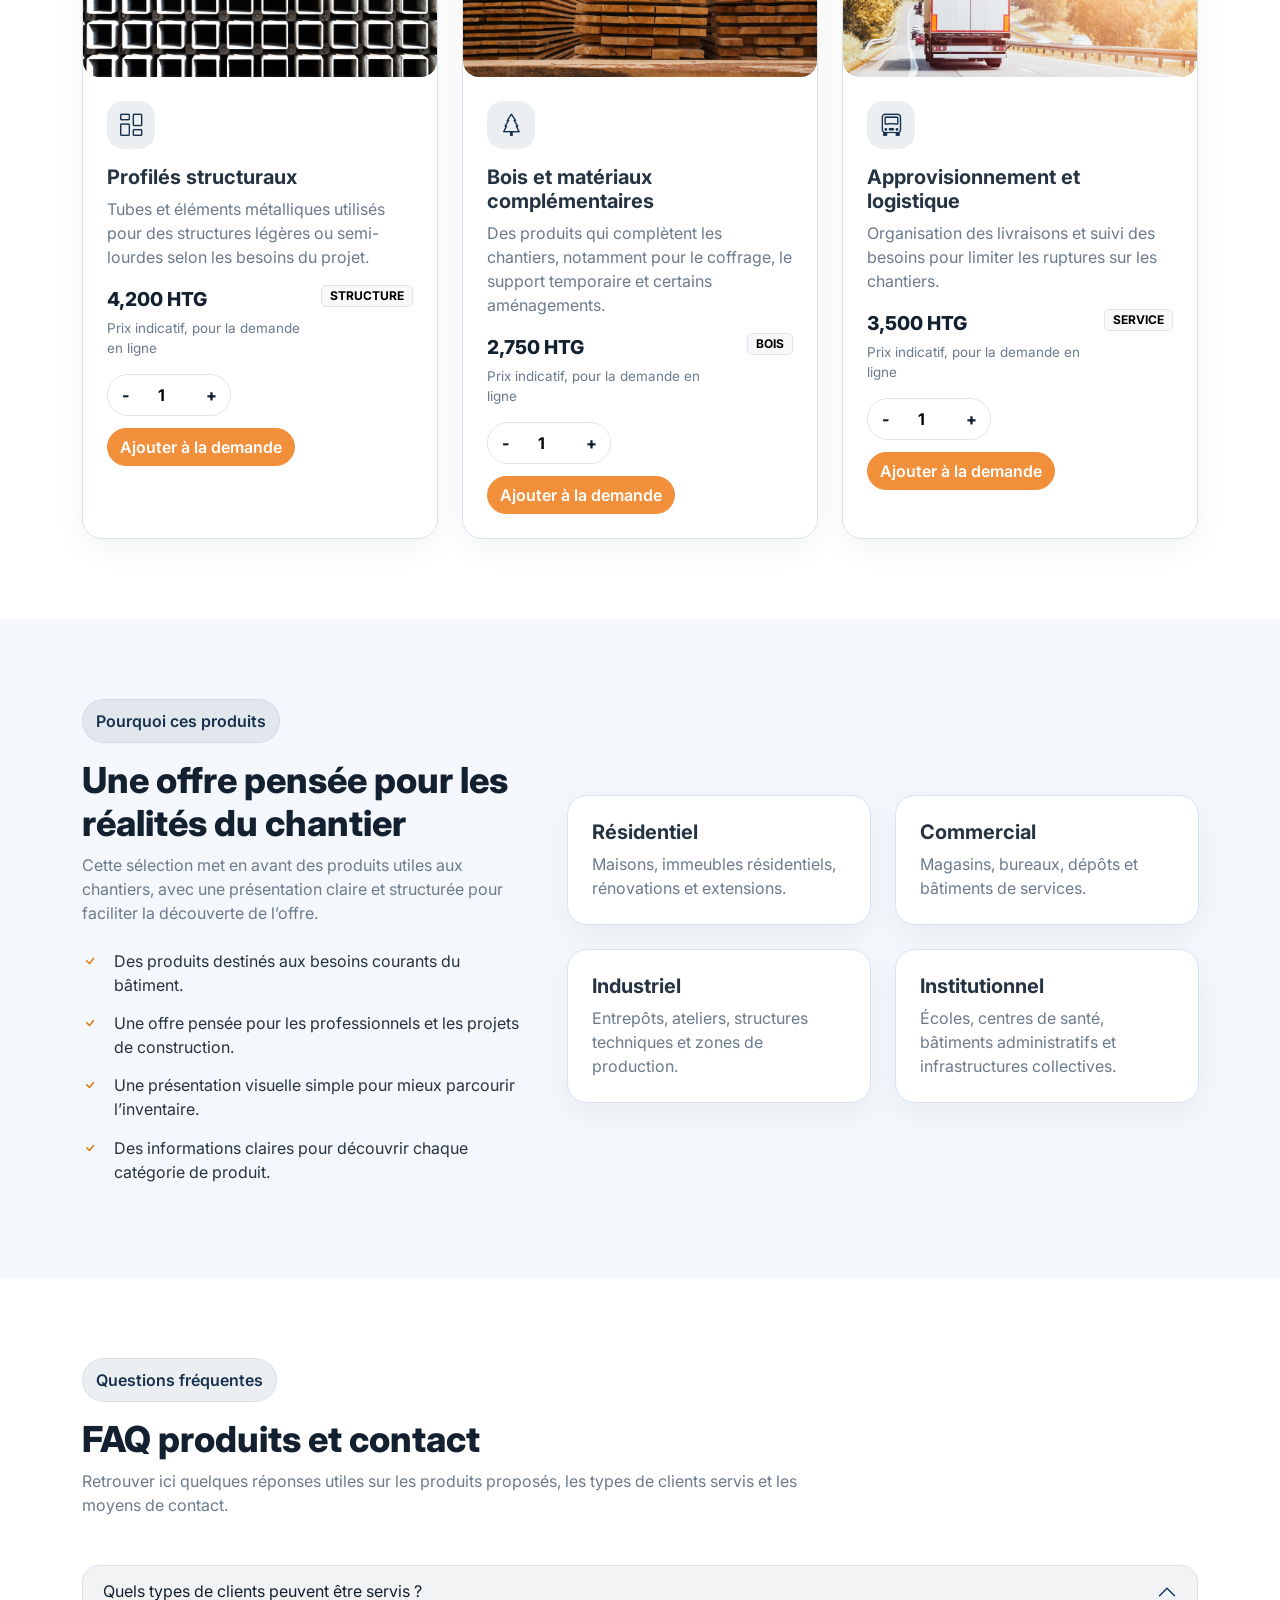
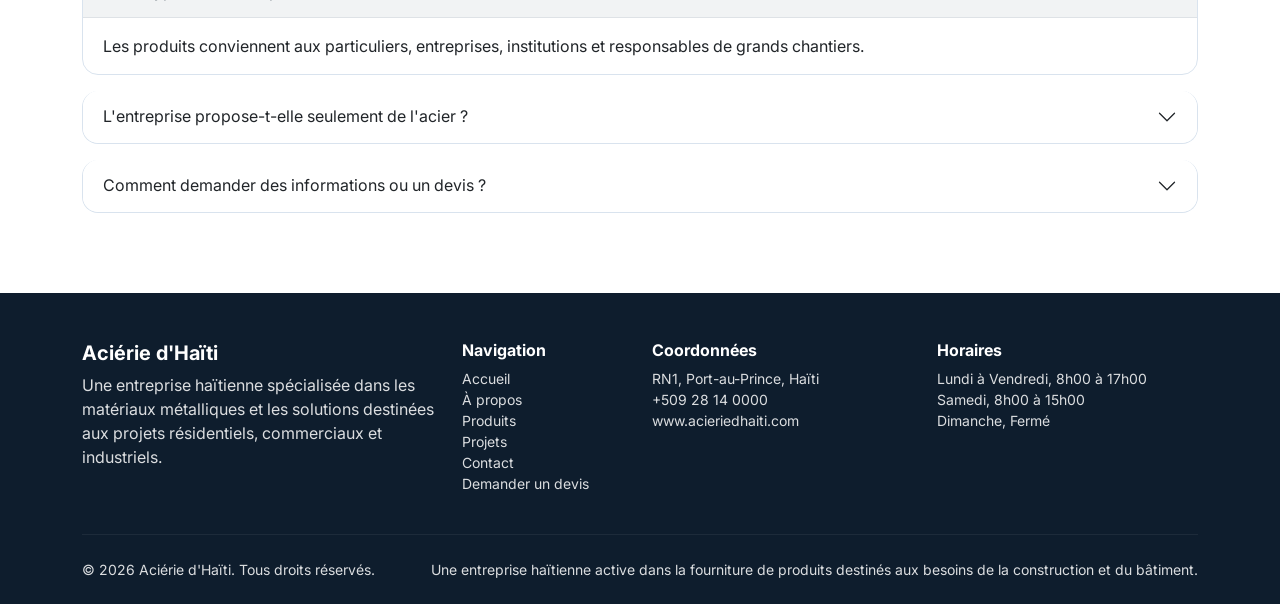
<file: produits.html>
<!doctype html>

<html lang="fr">
  <head>
    <meta charset="utf-8" />
    <meta content="width=device-width, initial-scale=1.0" name="viewport" />
    <title>Produits | Aciérie d'Haïti</title>
    <meta
      content="Découvrez les principaux produits proposés par Aciérie d'Haïti pour les chantiers résidentiels, commerciaux et industriels."
      name="description"
    />
    <link href="https://fonts.googleapis.com" rel="preconnect" />
    <link crossorigin="" href="https://fonts.gstatic.com" rel="preconnect" />
    <link href="https://fonts.googleapis.com/css2?family=Inter:wght@400;500;600;700;800&amp;display=swap" rel="stylesheet" />
    <link
      crossorigin="anonymous"
      href="https://cdn.jsdelivr.net/npm/bootstrap@5.3.3/dist/css/bootstrap.min.css"
      integrity="sha384-QWTKZyjpPEjISv5WaRU9OFeRpok6YctnYmDr5pNlyT2bRjXh0JMhjY6hW+ALEwIH"
      rel="stylesheet"
    />
    <link href="https://cdn.jsdelivr.net/npm/bootstrap-icons@1.11.3/font/bootstrap-icons.min.css" rel="stylesheet" />
    <link href="css/style.css" rel="stylesheet" />
  </head>
  <body>
    <nav class="navbar navbar-expand-lg navbar-dark fixed-top py-3 smart-navbar">
      <div class="container">
        <a aria-label="Aciérie d'Haïti" class="navbar-brand brand-mark" href="index.html">
          <span class="brand-mono">AH</span>
          <span class="brand-stack">
            <span class="brand-line-top">Aciérie</span>
            <span class="brand-line-bottom">d'Haïti</span>
          </span>
        </a>
        <button
          aria-controls="mainNav"
          aria-expanded="false"
          aria-label="Ouvrir le menu"
          class="navbar-toggler"
          data-bs-target="#mainNav"
          data-bs-toggle="collapse"
          type="button"
        >
          <span class="navbar-toggler-icon"></span>
        </button>
        <div class="collapse navbar-collapse" id="mainNav">
          <ul class="navbar-nav ms-auto align-items-lg-center gap-lg-2">
            <li class="nav-item"><a class="nav-link" href="index.html">Accueil</a></li>
            <li class="nav-item"><a class="nav-link" href="a-propos.html">À propos</a></li>
            <li class="nav-item"><a aria-current="page" class="nav-link active" href="produits.html">Produits</a></li>
            <li class="nav-item"><a class="nav-link" href="projets.html">Projets</a></li>
            <li class="nav-item"><a class="nav-link" href="contact.html">Contact</a></li>
            <li class="nav-item ms-lg-2"><a class="btn btn-brand rounded-pill px-4" href="demande-devis.html">Demander un devis</a></li>
          </ul>
        </div>
      </div>
    </nav>
    <header class="page-hero">
      <div class="container">
        <span class="hero-badge"><i class="bi bi-box-seam"></i> Nos produits</span>
        <h1 class="page-title">Des produits pour les chantiers et les professionnels</h1>
        <p class="lead text-white-50 col-lg-8">
          Découvrez une sélection de produits destinés à répondre aux besoins de la construction, avec des solutions adaptées aux réalités du marché
          haïtien.
        </p>
      </div>
    </header>
    <section class="section-space pb-0">
      <div class="container">
        <div class="product-toolbar reveal">
          <div class="row g-3 align-items-center">
            <div class="col-lg-5">
              <label class="form-label small fw-semibold mb-2" for="productSearch">Recherche rapide</label>
              <div class="input-group">
                <span class="input-group-text bg-white"><i class="bi bi-search"></i></span>
                <input class="form-control" id="productSearch" placeholder="Rechercher un produit" type="search" />
              </div>
            </div>
            <div class="col-lg-4">
              <label class="form-label small fw-semibold mb-2" for="productFilter">Filtrer par catégorie</label>
              <select class="form-select" id="productFilter">
                <option value="all">Toutes les catégories</option>
                <option value="acier">Acier</option>
                <option value="fixation">Fixation</option>
                <option value="structure">Structure</option>
                <option value="bois">Bois</option>
                <option value="service">Logistique</option>
              </select>
            </div>
            <div class="col-lg-3">
              <div class="cart-mini">
                <span class="small fw-semibold d-block mb-1">Demande en cours</span>
                <div class="d-flex align-items-center justify-content-between gap-3">
                  <strong><span id="cartCount">0</span> article(s)</strong>
                  <button class="btn btn-sm btn-brand rounded-pill px-3" id="openCart" type="button">Voir la sélection</button>
                </div>
              </div>
            </div>
          </div>
        </div>
      </div>
    </section>
    <section class="section-space">
      <div class="container">
        <div class="row g-4">
          <div class="col-md-6 col-xl-4">
            <div
              class="project-card bg-white overflow-hidden h-100 reveal"
              data-category="acier"
              data-name="Fers à béton"
              data-price="1850"
              data-search="fers à béton fers à béton barres utilisées pour le renforcement des structures en béton armé, adaptées à différents types de chantiers."
            >
              <img alt=" fers à béton" class="product-thumb reveal" loading="lazy" src="images/fer-beton.jpg" />
              <div class="p-4">
                <div class="icon-box mb-3"><i class="bi bi-boxes"></i></div>
                <h5 class="fw-bold">Fers à béton</h5>
                <p class="small-muted mb-0">
                  Barres utilisées pour le renforcement des structures en béton armé, adaptées à différents types de chantiers.
                </p>
                <div class="product-meta">
                  <div>
                    <p class="product-price mb-1">1,850 HTG</p>
                    <p class="product-price-note mb-0">Prix indicatif, pour la demande en ligne</p>
                  </div>
                  <span class="badge text-bg-light border text-uppercase">acier</span>
                </div>
                <div class="product-actions">
                  <div class="qty-stepper" data-qty-wrap="">
                    <button aria-label="Réduire" class="qty-btn" data-qty="minus" type="button">-</button>
                    <input aria-label="Quantité" class="qty-input" inputmode="numeric" max="999" min="1" type="number" value="1" />
                    <button aria-label="Augmenter" class="qty-btn" data-qty="plus" type="button">+</button>
                  </div>
                  <button class="btn btn-brand rounded-pill add-to-cart" type="button">Ajouter à la demande</button>
                </div>
              </div>
            </div>
          </div>
          <div class="col-md-6 col-xl-4">
            <div
              class="project-card bg-white overflow-hidden h-100 reveal"
              data-category="fixation"
              data-name="Fils d'attache"
              data-price="950"
              data-search="fils d'attache fils d'attache produits utilisés pour l'assemblage sur chantier et la préparation des armatures avant coulage."
            >
              <img alt=" fils d'attache" class="product-thumb reveal" loading="lazy" src="images/fil.jpg" />
              <div class="p-4">
                <div class="icon-box mb-3"><i class="bi bi-link-45deg"></i></div>
                <h5 class="fw-bold">Fils d'attache</h5>
                <p class="small-muted mb-0">Produits utilisés pour l'assemblage sur chantier et la préparation des armatures avant coulage.</p>
                <div class="product-meta">
                  <div>
                    <p class="product-price mb-1">950 HTG</p>
                    <p class="product-price-note mb-0">Prix indicatif, pour la demande en ligne</p>
                  </div>
                  <span class="badge text-bg-light border text-uppercase">fixation</span>
                </div>
                <div class="product-actions">
                  <div class="qty-stepper" data-qty-wrap="">
                    <button aria-label="Réduire" class="qty-btn" data-qty="minus" type="button">-</button>
                    <input aria-label="Quantité" class="qty-input" inputmode="numeric" max="999" min="1" type="number" value="1" />
                    <button aria-label="Augmenter" class="qty-btn" data-qty="plus" type="button">+</button>
                  </div>
                  <button class="btn btn-brand rounded-pill add-to-cart" type="button">Ajouter à la demande</button>
                </div>
              </div>
            </div>
          </div>
          <div class="col-md-6 col-xl-4">
            <div
              class="project-card bg-white overflow-hidden h-100 reveal"
              data-category="fixation"
              data-name="Clous et fixations"
              data-price="1250"
              data-search="clous et fixations clous et fixations éléments indispensables pour les travaux de montage, de coffrage et de finition dans plusieurs contextes."
            >
              <img alt=" clous et fixations" class="product-thumb reveal" loading="lazy" src="images/clous2.jpg" />
              <div class="p-4">
                <div class="icon-box mb-3"><i class="bi bi-hammer"></i></div>
                <h5 class="fw-bold">Clous et fixations</h5>
                <p class="small-muted mb-0">
                  Éléments indispensables pour les travaux de montage, de coffrage et de finition dans plusieurs contextes.
                </p>
                <div class="product-meta">
                  <div>
                    <p class="product-price mb-1">1,250 HTG</p>
                    <p class="product-price-note mb-0">Prix indicatif, pour la demande en ligne</p>
                  </div>
                  <span class="badge text-bg-light border text-uppercase">fixation</span>
                </div>
                <div class="product-actions">
                  <div class="qty-stepper" data-qty-wrap="">
                    <button aria-label="Réduire" class="qty-btn" data-qty="minus" type="button">-</button>
                    <input aria-label="Quantité" class="qty-input" inputmode="numeric" max="999" min="1" type="number" value="1" />
                    <button aria-label="Augmenter" class="qty-btn" data-qty="plus" type="button">+</button>
                  </div>
                  <button class="btn btn-brand rounded-pill add-to-cart" type="button">Ajouter à la demande</button>
                </div>
              </div>
            </div>
          </div>
          <div class="col-md-6 col-xl-4">
            <div
              class="project-card bg-white overflow-hidden h-100 reveal"
              data-category="structure"
              data-name="Profilés structuraux"
              data-price="4200"
              data-search="profilés structuraux profilés structuraux tubes et éléments métalliques utilisés pour des structures légères ou semi-lourdes selon les besoins du projet."
            >
              <img alt=" profilés structuraux" class="product-thumb reveal" loading="lazy" src="images/profiles.jpg" />
              <div class="p-4">
                <div class="icon-box mb-3"><i class="bi bi-columns-gap"></i></div>
                <h5 class="fw-bold">Profilés structuraux</h5>
                <p class="small-muted mb-0">
                  Tubes et éléments métalliques utilisés pour des structures légères ou semi-lourdes selon les besoins du projet.
                </p>
                <div class="product-meta">
                  <div>
                    <p class="product-price mb-1">4,200 HTG</p>
                    <p class="product-price-note mb-0">Prix indicatif, pour la demande en ligne</p>
                  </div>
                  <span class="badge text-bg-light border text-uppercase">structure</span>
                </div>
                <div class="product-actions">
                  <div class="qty-stepper" data-qty-wrap="">
                    <button aria-label="Réduire" class="qty-btn" data-qty="minus" type="button">-</button>
                    <input aria-label="Quantité" class="qty-input" inputmode="numeric" max="999" min="1" type="number" value="1" />
                    <button aria-label="Augmenter" class="qty-btn" data-qty="plus" type="button">+</button>
                  </div>
                  <button class="btn btn-brand rounded-pill add-to-cart" type="button">Ajouter à la demande</button>
                </div>
              </div>
            </div>
          </div>
          <div class="col-md-6 col-xl-4">
            <div
              class="project-card bg-white overflow-hidden h-100 reveal"
              data-category="bois"
              data-name="Bois et matériaux complémentaires"
              data-price="2750"
              data-search="bois et matériaux complémentaires bois et matériaux complémentaires des produits qui complètent les chantiers, notamment pour le coffrage, le support temporaire et certains aménagements."
            >
              <img alt=" bois et matériaux complémentaires" class="product-thumb reveal" loading="lazy" src="images/bois.jpg" />
              <div class="p-4">
                <div class="icon-box mb-3"><i class="bi bi-tree"></i></div>
                <h5 class="fw-bold">Bois et matériaux complémentaires</h5>
                <p class="small-muted mb-0">
                  Des produits qui complètent les chantiers, notamment pour le coffrage, le support temporaire et certains aménagements.
                </p>
                <div class="product-meta">
                  <div>
                    <p class="product-price mb-1">2,750 HTG</p>
                    <p class="product-price-note mb-0">Prix indicatif, pour la demande en ligne</p>
                  </div>
                  <span class="badge text-bg-light border text-uppercase">bois</span>
                </div>
                <div class="product-actions">
                  <div class="qty-stepper" data-qty-wrap="">
                    <button aria-label="Réduire" class="qty-btn" data-qty="minus" type="button">-</button>
                    <input aria-label="Quantité" class="qty-input" inputmode="numeric" max="999" min="1" type="number" value="1" />
                    <button aria-label="Augmenter" class="qty-btn" data-qty="plus" type="button">+</button>
                  </div>
                  <button class="btn btn-brand rounded-pill add-to-cart" type="button">Ajouter à la demande</button>
                </div>
              </div>
            </div>
          </div>
          <div class="col-md-6 col-xl-4">
            <div
              class="project-card bg-white overflow-hidden h-100 reveal"
              data-category="service"
              data-name="Approvisionnement et logistique"
              data-price="3500"
              data-search="approvisionnement et logistique approvisionnement et logistique organisation des livraisons et suivi des besoins pour limiter les ruptures sur les chantiers."
            >
              <img alt=" approvisionnement et logistique" class="product-thumb reveal" loading="lazy" src="images/livraison.jpg" />
              <div class="p-4">
                <div class="icon-box mb-3"><i class="bi bi-truck-front"></i></div>
                <h5 class="fw-bold">Approvisionnement et logistique</h5>
                <p class="small-muted mb-0">Organisation des livraisons et suivi des besoins pour limiter les ruptures sur les chantiers.</p>
                <div class="product-meta">
                  <div>
                    <p class="product-price mb-1">3,500 HTG</p>
                    <p class="product-price-note mb-0">Prix indicatif, pour la demande en ligne</p>
                  </div>
                  <span class="badge text-bg-light border text-uppercase">service</span>
                </div>
                <div class="product-actions">
                  <div class="qty-stepper" data-qty-wrap="">
                    <button aria-label="Réduire" class="qty-btn" data-qty="minus" type="button">-</button>
                    <input aria-label="Quantité" class="qty-input" inputmode="numeric" max="999" min="1" type="number" value="1" />
                    <button aria-label="Augmenter" class="qty-btn" data-qty="plus" type="button">+</button>
                  </div>
                  <button class="btn btn-brand rounded-pill add-to-cart" type="button">Ajouter à la demande</button>
                </div>
              </div>
            </div>
          </div>
        </div>
        <div class="empty-products text-center py-5 d-none" id="productEmptyState">
          <i class="bi bi-search fs-1 d-block mb-3"></i>
          <h3 class="h5 fw-bold">Aucun produit trouvé</h3>
          <p class="small-muted mb-0">Essaie une autre recherche ou réinitialise le filtre.</p>
        </div>
      </div>
    </section>
    <section class="section-space section-light">
      <div class="container">
        <div class="row align-items-center g-5">
          <div class="col-lg-5">
            <span class="badge-soft mb-3 d-inline-flex">Pourquoi ces produits</span>
            <h2 class="section-title">Une offre pensée pour les réalités du chantier</h2>
            <p class="section-subtitle">
              Cette sélection met en avant des produits utiles aux chantiers, avec une présentation claire et structurée pour faciliter la découverte
              de l’offre.
            </p>
            <ul class="list-check mt-4">
              <li>Des produits destinés aux besoins courants du bâtiment.</li>
              <li>Une offre pensée pour les professionnels et les projets de construction.</li>
              <li>Une présentation visuelle simple pour mieux parcourir l’inventaire.</li>
              <li>Des informations claires pour découvrir chaque catégorie de produit.</li>
            </ul>
          </div>
          <div class="col-lg-7">
            <div class="row g-4">
              <div class="col-md-6">
                <div class="info-card p-4 bg-white reveal">
                  <h5 class="fw-bold">Résidentiel</h5>
                  <p class="small-muted mb-0">Maisons, immeubles résidentiels, rénovations et extensions.</p>
                </div>
              </div>
              <div class="col-md-6">
                <div class="info-card p-4 bg-white reveal">
                  <h5 class="fw-bold">Commercial</h5>
                  <p class="small-muted mb-0">Magasins, bureaux, dépôts et bâtiments de services.</p>
                </div>
              </div>
              <div class="col-md-6">
                <div class="info-card p-4 bg-white reveal">
                  <h5 class="fw-bold">Industriel</h5>
                  <p class="small-muted mb-0">Entrepôts, ateliers, structures techniques et zones de production.</p>
                </div>
              </div>
              <div class="col-md-6">
                <div class="info-card p-4 bg-white reveal">
                  <h5 class="fw-bold">Institutionnel</h5>
                  <p class="small-muted mb-0">Écoles, centres de santé, bâtiments administratifs et infrastructures collectives.</p>
                </div>
              </div>
            </div>
          </div>
        </div>
      </div>
    </section>
    <section class="section-space">
      <div class="container">
        <div class="mb-5">
          <span class="badge-soft mb-3 d-inline-flex">Questions fréquentes</span>
          <h2 class="section-title">FAQ produits et contact</h2>
          <p class="section-subtitle">
            Retrouver ici quelques réponses utiles sur les produits proposés, les types de clients servis et les moyens de contact.
          </p>
        </div>
        <div class="accordion" id="faqAccordion">
          <div class="accordion-item mb-3 reveal">
            <h2 class="accordion-header">
              <button
                aria-controls="faqOne"
                aria-expanded="true"
                class="accordion-button"
                data-bs-target="#faqOne"
                data-bs-toggle="collapse"
                type="button"
              >
                Quels types de clients peuvent être servis ?
              </button>
            </h2>
            <div class="accordion-collapse collapse show" data-bs-parent="#faqAccordion" id="faqOne">
              <div class="accordion-body">
                Les produits conviennent aux particuliers, entreprises, institutions et responsables de grands chantiers.
              </div>
            </div>
          </div>
          <div class="accordion-item mb-3 reveal">
            <h2 class="accordion-header">
              <button
                aria-controls="faqTwo"
                aria-expanded="false"
                class="accordion-button collapsed"
                data-bs-target="#faqTwo"
                data-bs-toggle="collapse"
                type="button"
              >
                L'entreprise propose-t-elle seulement de l'acier ?
              </button>
            </h2>
            <div class="accordion-collapse collapse" data-bs-parent="#faqAccordion" id="faqTwo">
              <div class="accordion-body">
                Non. Le site présente aussi des produits complémentaires utiles aux chantiers, comme les clous, les fils d'attache et certains
                matériaux connexes.
              </div>
            </div>
          </div>
          <div class="accordion-item reveal">
            <h2 class="accordion-header">
              <button
                aria-controls="faqThree"
                aria-expanded="false"
                class="accordion-button collapsed"
                data-bs-target="#faqThree"
                data-bs-toggle="collapse"
                type="button"
              >
                Comment demander des informations ou un devis ?
              </button>
            </h2>
            <div class="accordion-collapse collapse" data-bs-parent="#faqAccordion" id="faqThree">
              <div class="accordion-body">
                Il suffit d’utiliser la page Contact pour demander des renseignements complémentaires ou entrer en relation avec l’entreprise.
              </div>
            </div>
          </div>
        </div>
      </div>
    </section>
    <footer class="footer pt-5 pb-4 mt-0">
      <div class="container">
        <div class="row g-4">
          <div class="col-lg-4">
            <h5 class="fw-bold text-white">Aciérie d'Haïti</h5>
            <p>
              Une entreprise haïtienne spécialisée dans les matériaux métalliques et les solutions destinées aux projets résidentiels, commerciaux et
              industriels.
            </p>
          </div>
          <div class="col-md-4 col-lg-2">
            <h6 class="text-white fw-bold">Navigation</h6>
            <ul class="list-unstyled small">
              <li><a href="index.html">Accueil</a></li>
              <li><a href="a-propos.html">À propos</a></li>
              <li><a href="produits.html">Produits</a></li>
              <li><a href="projets.html">Projets</a></li>
              <li><a href="contact.html">Contact</a></li>
              <li><a href="demande-devis.html">Demander un devis</a></li>
            </ul>
          </div>
          <div class="col-md-4 col-lg-3">
            <h6 class="text-white fw-bold">Coordonnées</h6>
            <ul class="list-unstyled small">
              <li>RN1, Port-au-Prince, Haïti</li>
              <li>+509 28 14 0000</li>
              <li>www.acieriedhaiti.com</li>
            </ul>
          </div>
          <div class="col-md-4 col-lg-3">
            <h6 class="text-white fw-bold">Horaires</h6>
            <ul class="list-unstyled small">
              <li>Lundi à Vendredi, 8h00 à 17h00</li>
              <li>Samedi, 8h00 à 15h00</li>
              <li>Dimanche, Fermé</li>
            </ul>
          </div>
        </div>
        <hr class="border-light border-opacity-25 my-4" />
        <div class="d-flex flex-column flex-md-row justify-content-between gap-2 small">
          <span>© <span id="currentYear"></span> Aciérie d'Haïti. Tous droits réservés.</span>
          <span>Une entreprise haïtienne active dans la fourniture de produits destinés aux besoins de la construction et du bâtiment.</span>
        </div>
      </div>
    </footer>
    <script
      crossorigin="anonymous"
      integrity="sha384-YvpcrYf0tY3lHB60NNkmXc5s9fDVZLESaAA55NDzOxhy9GkcIdslK1eN7N6jIeHz"
      src="https://cdn.jsdelivr.net/npm/bootstrap@5.3.3/dist/js/bootstrap.bundle.min.js"
    ></script>
    <script src="js/script.js"></script>
    <button aria-label="Retour en haut" class="back-to-top" id="backToTop" type="button"><i class="bi bi-arrow-up"></i></button>
    <div aria-hidden="true" class="cart-panel" id="quoteCartPanel">
      <div class="cart-panel-dialog">
        <div class="cart-panel-header">
          <div>
            <p class="small text-uppercase fw-semibold mb-1">Demande en ligne</p>
            <h3 class="h5 mb-0">Votre sélection</h3>
          </div>
          <button aria-label="Fermer" class="cart-close" id="closeCart" type="button"><i class="bi bi-x-lg"></i></button>
        </div>
        <div class="cart-panel-body">
          <div id="cartItems"></div>
          <div class="cart-empty text-center py-4" id="cartEmpty">
            <i class="bi bi-cart3 fs-1 d-block mb-3"></i>
            <p class="mb-0">Ajoute des produits pour préparer une demande de prix ou une commande.</p>
          </div>
        </div>
        <div class="cart-panel-footer">
          <div class="d-flex justify-content-between align-items-center mb-3">
            <span class="fw-semibold">Total estimatif</span>
            <strong id="cartTotal">0 HTG</strong>
          </div>
          <div class="d-grid gap-2">
            <a class="btn btn-brand rounded-pill" href="demande-devis.html" id="sendCartToContact">Envoyer vers le devis</a>
            <a class="btn btn-outline-dark rounded-pill" href="#" id="sendCartWhatsApp">Partager sur WhatsApp</a>
          </div>
        </div>
      </div>
    </div>
    <div class="cart-backdrop" id="cartBackdrop"></div>
  </body>
</html>
</file>
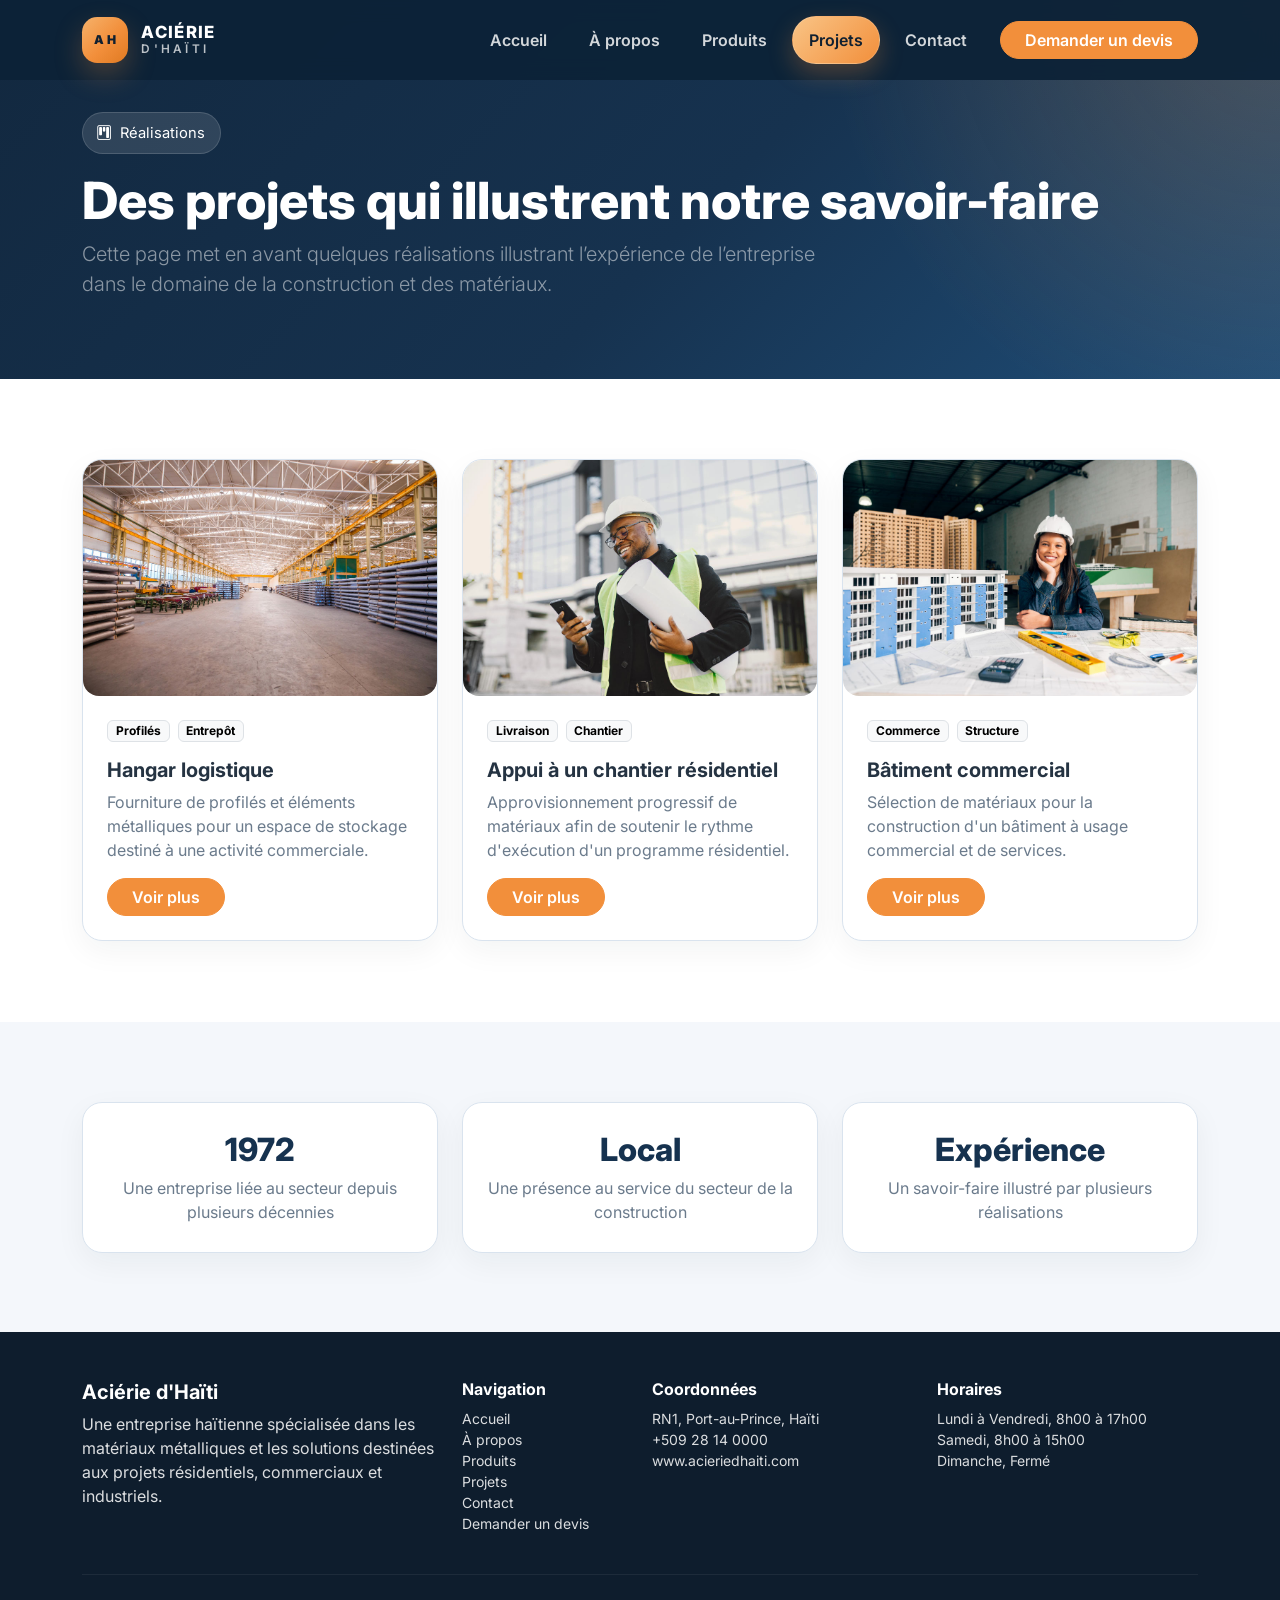
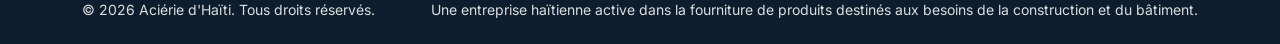
<file: projets.html>
<!doctype html>

<html lang="fr">
  <head>
    <meta charset="utf-8" />
    <meta content="width=device-width, initial-scale=1.0" name="viewport" />
    <title>Projets | Aciérie d'Haïti</title>
    <meta
      content="Projets réalisés par Aciérie d'Haïti, entreprise spécialisée dans les matériaux de construction et les solutions métallurgiques en Haïti."
      name="description"
    />
    <link href="https://fonts.googleapis.com" rel="preconnect" />
    <link crossorigin="" href="https://fonts.gstatic.com" rel="preconnect" />
    <link href="https://fonts.googleapis.com/css2?family=Inter:wght@400;500;600;700;800&amp;display=swap" rel="stylesheet" />
    <link
      crossorigin="anonymous"
      href="https://cdn.jsdelivr.net/npm/bootstrap@5.3.3/dist/css/bootstrap.min.css"
      integrity="sha384-QWTKZyjpPEjISv5WaRU9OFeRpok6YctnYmDr5pNlyT2bRjXh0JMhjY6hW+ALEwIH"
      rel="stylesheet"
    />
    <link href="https://cdn.jsdelivr.net/npm/bootstrap-icons@1.11.3/font/bootstrap-icons.min.css" rel="stylesheet" />
    <link href="css/style.css" rel="stylesheet" />
  </head>
  <body>
    <nav class="navbar navbar-expand-lg navbar-dark fixed-top py-3 smart-navbar">
      <div class="container">
        <a aria-label="Aciérie d'Haïti" class="navbar-brand brand-mark" href="index.html">
          <span class="brand-mono">AH</span>
          <span class="brand-stack">
            <span class="brand-line-top">Aciérie</span>
            <span class="brand-line-bottom">d'Haïti</span>
          </span>
        </a>
        <button
          aria-controls="mainNav"
          aria-expanded="false"
          aria-label="Ouvrir le menu"
          class="navbar-toggler"
          data-bs-target="#mainNav"
          data-bs-toggle="collapse"
          type="button"
        >
          <span class="navbar-toggler-icon"></span>
        </button>
        <div class="collapse navbar-collapse" id="mainNav">
          <ul class="navbar-nav ms-auto align-items-lg-center gap-lg-2">
            <li class="nav-item"><a class="nav-link" href="index.html">Accueil</a></li>
            <li class="nav-item"><a class="nav-link" href="a-propos.html">À propos</a></li>
            <li class="nav-item"><a class="nav-link" href="produits.html">Produits</a></li>
            <li class="nav-item"><a aria-current="page" class="nav-link active" href="projets.html">Projets</a></li>
            <li class="nav-item"><a class="nav-link" href="contact.html">Contact</a></li>
            <li class="nav-item ms-lg-2"><a class="btn btn-brand rounded-pill px-4" href="demande-devis.html">Demander un devis</a></li>
          </ul>
        </div>
      </div>
    </nav>
    <header class="page-hero">
      <div class="container">
        <span class="hero-badge"><i class="bi bi-kanban"></i> Réalisations</span>
        <h1 class="page-title">Des projets qui illustrent notre savoir-faire</h1>
        <p class="lead text-white-50 col-lg-8">
          Cette page met en avant quelques réalisations illustrant l’expérience de l’entreprise dans le domaine de la construction et des matériaux.
        </p>
      </div>
    </header>
    <section class="section-space">
      <div class="container">
        <div class="row g-4">
          <div class="col-lg-4">
            <div class="project-card bg-white h-100 overflow-hidden reveal">
              <img alt="Projet de structure métallique" class="reveal" loading="lazy" src="images/hangar.jpg" />
              <div class="p-4">
                <div class="project-tags mb-3">
                  <span class="badge text-bg-light border">Profilés</span>
                  <span class="badge text-bg-light border">Entrepôt</span>
                </div>
                <h5 class="fw-bold">Hangar logistique</h5>
                <p class="small-muted">
                  Fourniture de profilés et éléments métalliques pour un espace de stockage destiné à une activité commerciale.
                </p>
                <button
                  class="btn btn-brand rounded-pill px-4"
                  data-bs-target="#projectDetailsModal"
                  data-bs-toggle="modal"
                  data-project='{"title": "Hangar logistique", "text": "Ce projet illustre l&apos;utilisation de profilés métalliques et d&apos;éléments de structure pour un espace de stockage à usage intensif. L&apos;objectif est de garantir résistance, durabilité et flexibilité d&apos;exploitation.", "items": ["Profilés structuraux pour la charpente", "Clous et fixations pour travaux secondaires", "Conseil sur la préparation des fournitures"], "meta": "Typologie : entrepôt logistique"}'
                >
                  Voir plus
                </button>
              </div>
            </div>
          </div>
          <div class="col-lg-4">
            <div class="project-card bg-white h-100 overflow-hidden reveal">
              <img alt="Projet d'approvisionnement chantier" class="reveal" loading="lazy" src="images/chantier.jpg" />
              <div class="p-4">
                <div class="project-tags mb-3">
                  <span class="badge text-bg-light border">Livraison</span>
                  <span class="badge text-bg-light border">Chantier</span>
                </div>
                <h5 class="fw-bold">Appui à un chantier résidentiel</h5>
                <p class="small-muted">
                  Approvisionnement progressif de matériaux afin de soutenir le rythme d'exécution d'un programme résidentiel.
                </p>
                <button
                  class="btn btn-brand rounded-pill px-4"
                  data-bs-target="#projectDetailsModal"
                  data-bs-toggle="modal"
                  data-project='{"title": "Appui à un chantier résidentiel", "text": "Exemple d&apos;accompagnement axé sur la fourniture progressive de matériaux, avec une attention particulière à la disponibilité des produits et à la coordination des livraisons.", "items": ["Barres d&apos;armature pour les fondations et poteaux", "Fils d&apos;attache pour la préparation des cages", "Suivi logistique pour limiter les interruptions"], "meta": "Typologie : chantier résidentiel"}'
                >
                  Voir plus
                </button>
              </div>
            </div>
          </div>
          <div class="col-lg-4">
            <div class="project-card bg-white h-100 overflow-hidden reveal">
              <img alt="Projet de bâtiment commercial" class="reveal" loading="lazy" src="images/batiment.jpg" />
              <div class="p-4">
                <div class="project-tags mb-3">
                  <span class="badge text-bg-light border">Commerce</span>
                  <span class="badge text-bg-light border">Structure</span>
                </div>
                <h5 class="fw-bold">Bâtiment commercial</h5>
                <p class="small-muted">Sélection de matériaux pour la construction d'un bâtiment à usage commercial et de services.</p>
                <button
                  class="btn btn-brand rounded-pill px-4"
                  data-bs-target="#projectDetailsModal"
                  data-bs-toggle="modal"
                  data-project='{"title": "Bâtiment commercial", "text": "Le projet met en valeur la combinaison de produits métalliques et de matériaux complémentaires nécessaires à un bâtiment accueillant du public ou des activités commerciales.", "items": ["Matériaux pour structures et renforts", "Fixations adaptées à plusieurs étapes du chantier", "Approche orientée vers la durabilité"], "meta": "Typologie : bâtiment commercial"}'
                >
                  Voir plus
                </button>
              </div>
            </div>
          </div>
        </div>
      </div>
    </section>
    <section class="section-space section-light">
      <div class="container">
        <div class="row g-4">
          <div class="col-md-4">
            <div class="stat-card metric bg-white reveal">
              <h3>1972</h3>
              <p>Une entreprise liée au secteur depuis plusieurs décennies</p>
            </div>
          </div>
          <div class="col-md-4">
            <div class="stat-card metric bg-white reveal">
              <h3>Local</h3>
              <p>Une présence au service du secteur de la construction</p>
            </div>
          </div>
          <div class="col-md-4">
            <div class="stat-card metric bg-white reveal">
              <h3>Expérience</h3>
              <p>Un savoir-faire illustré par plusieurs réalisations</p>
            </div>
          </div>
        </div>
      </div>
    </section>
    <footer class="footer pt-5 pb-4 mt-0">
      <div class="container">
        <div class="row g-4">
          <div class="col-lg-4">
            <h5 class="fw-bold text-white">Aciérie d'Haïti</h5>
            <p>
              Une entreprise haïtienne spécialisée dans les matériaux métalliques et les solutions destinées aux projets résidentiels, commerciaux et
              industriels.
            </p>
          </div>
          <div class="col-md-4 col-lg-2">
            <h6 class="text-white fw-bold">Navigation</h6>
            <ul class="list-unstyled small">
              <li><a href="index.html">Accueil</a></li>
              <li><a href="a-propos.html">À propos</a></li>
              <li><a href="produits.html">Produits</a></li>
              <li><a href="projets.html">Projets</a></li>
              <li><a href="contact.html">Contact</a></li>
              <li><a href="demande-devis.html">Demander un devis</a></li>
            </ul>
          </div>
          <div class="col-md-4 col-lg-3">
            <h6 class="text-white fw-bold">Coordonnées</h6>
            <ul class="list-unstyled small">
              <li>RN1, Port-au-Prince, Haïti</li>
              <li>+509 28 14 0000</li>
              <li>www.acieriedhaiti.com</li>
            </ul>
          </div>
          <div class="col-md-4 col-lg-3">
            <h6 class="text-white fw-bold">Horaires</h6>
            <ul class="list-unstyled small">
              <li>Lundi à Vendredi, 8h00 à 17h00</li>
              <li>Samedi, 8h00 à 15h00</li>
              <li>Dimanche, Fermé</li>
            </ul>
          </div>
        </div>
        <hr class="border-light border-opacity-25 my-4" />
        <div class="d-flex flex-column flex-md-row justify-content-between gap-2 small">
          <span>© <span id="currentYear"></span> Aciérie d'Haïti. Tous droits réservés.</span>
          <span>Une entreprise haïtienne active dans la fourniture de produits destinés aux besoins de la construction et du bâtiment.</span>
        </div>
      </div>
    </footer>
    <script
      crossorigin="anonymous"
      integrity="sha384-YvpcrYf0tY3lHB60NNkmXc5s9fDVZLESaAA55NDzOxhy9GkcIdslK1eN7N6jIeHz"
      src="https://cdn.jsdelivr.net/npm/bootstrap@5.3.3/dist/js/bootstrap.bundle.min.js"
    ></script>
    <script src="js/script.js"></script>
    <button aria-label="Retour en haut" class="back-to-top" id="backToTop" type="button"><i class="bi bi-arrow-up"></i></button>
    <div aria-hidden="true" aria-labelledby="projectDetailsModalLabel" class="modal fade" id="projectDetailsModal" tabindex="-1">
      <div class="modal-dialog modal-lg modal-dialog-centered">
        <div class="modal-content border-0 rounded-4 overflow-hidden">
          <div class="modal-header bg-dark text-white">
            <div>
              <p class="modal-eyebrow mb-1">Détail du projet</p>
              <h5 class="modal-title" id="projectDetailsModalLabel">Projet</h5>
            </div>
            <button aria-label="Fermer" class="btn-close btn-close-white" data-bs-dismiss="modal" type="button"></button>
          </div>
          <div class="modal-body p-4">
            <p class="small-muted fw-semibold mb-3" id="projectDetailsMeta"></p>
            <p id="projectDetailsText"></p>
            <ul class="list-check" id="projectDetailsList"></ul>
          </div>
        </div>
      </div>
    </div>
  </body>
</html>
</file>
<file: css/style.css>
:root{
  --primary:#16324f;
  --primary-dark:#0d2338;
  --secondary:#5c728a;
  --accent:#f28f3b;
  --accent-dark:#d97706;
  --light:#f4f7fb;
  --dark:#12202f;
  --text:#253342;
  --muted:#6b7b8c;
  --border:#d9e3ee;
  --success:#2b7a78;
  --shadow:0 14px 40px rgba(13,35,56,.12);
  --radius:1.25rem;
}

html{
  scroll-behavior:smooth;
}

body{
  font-family: "Inter", "Segoe UI", Arial, sans-serif;
  color:var(--text);
  background:#ffffff;
}

a{
  text-decoration:none;
}

.navbar{
  background:rgba(13,35,56,.96);
  backdrop-filter: blur(10px);
}

.navbar-brand{
  font-weight:800;
  letter-spacing:.02em;
}

.navbar-brand.brand-mark{
  display:inline-flex;
  align-items:center;
  gap:.85rem;
  padding:0;
  line-height:1;
}

.brand-mono{
  width:2.85rem;
  height:2.85rem;
  display:grid;
  place-items:center;
  border-radius:.95rem;
  background:linear-gradient(135deg, #f6b26b 0%, var(--accent) 55%, #e07a22 100%);
  color:#102030;
  font-size:.76rem;
  font-weight:900;
  letter-spacing:.22em;
  text-indent:.22em;
  box-shadow:0 12px 28px rgba(242,143,59,.26);
}

.brand-stack{
  display:flex;
  flex-direction:column;
  gap:.18rem;
}

.brand-line-top{
  font-size:1.05rem;
  font-weight:800;
  letter-spacing:.08em;
  text-transform:uppercase;
  color:#ffffff;
}

.brand-line-bottom{
  font-size:.74rem;
  font-weight:600;
  letter-spacing:.28em;
  text-transform:uppercase;
  color:rgba(255,255,255,.72);
}

.navbar-brand.brand-mark:hover .brand-line-bottom,
.navbar-brand.brand-mark:focus .brand-line-bottom{
  color:#ffffff;
}

.navbar-nav{
  --bs-nav-link-padding-x: 0;
}

.nav-link{
  color:rgba(255,255,255,.82) !important;
  font-weight:600;
  padding:.7rem 1rem !important;
  border-radius:999px;
  border:1px solid transparent;
  transition:all .25s ease;
}

.nav-link:hover,
.nav-link:focus{
  color:#fff !important;
  background:rgba(255,255,255,.08);
  border-color:rgba(255,255,255,.1);
}

.nav-link.active,
.nav-link[aria-current="page"]{
  color:#102030 !important;
  background:linear-gradient(135deg, #f9c486 0%, var(--accent) 100%);
  border-color:rgba(255,255,255,.14);
  box-shadow:0 10px 24px rgba(242,143,59,.28);
}

.btn-brand{
  background:var(--accent);
  border-color:var(--accent);
  color:#fff;
  font-weight:600;
}

.btn-brand:hover{
  background:var(--accent-dark);
  border-color:var(--accent-dark);
  color:#fff;
}

.btn-outline-brand{
  border:1px solid rgba(255,255,255,.55);
  color:#fff;
  font-weight:600;
}

.btn-outline-brand:hover{
  background:#fff;
  color:var(--primary-dark);
}

.page-hero,
.hero-wrap{
  background:
    radial-gradient(circle at top right, rgba(242,143,59,.22), transparent 34%),
    linear-gradient(135deg, #12283f 0%, #16324f 55%, #1f4e79 100%);
  color:#fff;
}

.hero-wrap{
  padding-top:7rem;
  padding-bottom:4rem;
  min-height:78vh;
  display:flex;
  align-items:center;
}

.page-hero{
  padding:7rem 0 4rem;
}

.hero-badge{
  display:inline-flex;
  align-items:center;
  gap:.5rem;
  background:rgba(255,255,255,.12);
  border:1px solid rgba(255,255,255,.14);
  border-radius:999px;
  padding:.55rem .9rem;
  font-size:.92rem;
  margin-bottom:1rem;
}

.hero-stat{
  background:rgba(255,255,255,.1);
  border:1px solid rgba(255,255,255,.12);
  border-radius:1rem;
  padding:1rem;
  min-width:150px;
}

.hero-stat h3{
  margin:0;
  font-size:1.5rem;
  font-weight:800;
  color:#fff;
}

.hero-stat p{
  margin:0;
  color:rgba(255,255,255,.78);
  font-size:.92rem;
}

.hero-visual{
  background:rgba(255,255,255,.08);
  border:1px solid rgba(255,255,255,.16);
  border-radius:1.5rem;
  box-shadow:var(--shadow);
  padding:1rem;
}

.section-space{
  padding:5rem 0;
}

.section-light{
  background:var(--light);
}

.section-title{
  font-size:clamp(1.9rem, 2.8vw, 2.7rem);
  font-weight:800;
  color:var(--dark);
}

.section-subtitle{
  color:var(--muted);
  max-width:760px;
}

.feature-card,
.info-card,
.project-card,
.stat-card,
.contact-card,
.value-card,
.timeline-card{
  border:1px solid var(--border);
  border-radius:var(--radius);
  box-shadow:0 10px 30px rgba(18,32,47,.05);
  transition:transform .25s ease, box-shadow .25s ease;
  height:100%;
}

.feature-card:hover,
.info-card:hover,
.project-card:hover,
.value-card:hover{
  transform:translateY(-4px);
  box-shadow:var(--shadow);
}

.icon-box{
  width:3rem;
  height:3rem;
  border-radius:1rem;
  display:grid;
  place-items:center;
  background:rgba(22,50,79,.08);
  color:var(--primary);
  font-size:1.4rem;
}

.badge-soft{
  background:rgba(22,50,79,.08);
  color:var(--primary);
  border:1px solid rgba(22,50,79,.08);
  padding:.55rem .8rem;
  border-radius:999px;
  font-weight:600;
}

.metric{
  text-align:center;
  padding:1.75rem 1rem;
}

.metric h3{
  font-size:2rem;
  font-weight:800;
  color:var(--primary);
  margin-bottom:.4rem;
}

.metric p{
  margin:0;
  color:var(--muted);
}

.project-card img,
.about-visual img,
.hero-visual img{
  width:100%;
  border-radius:1rem;
}

.list-check{
  list-style:none;
  padding:0;
  margin:0;
}

.list-check li{
  position:relative;
  padding-left:2rem;
  margin-bottom:.9rem;
}

.list-check li::before{
  content:"\F26E";
  font-family:"bootstrap-icons";
  position:absolute;
  left:0;
  top:0;
  color:var(--accent-dark);
}

.timeline{
  border-left:3px solid rgba(22,50,79,.15);
  padding-left:1.25rem;
}

.timeline-item{
  position:relative;
  padding-bottom:2rem;
}

.timeline-item:last-child{
  padding-bottom:0;
}

.timeline-item::before{
  content:"";
  position:absolute;
  left:-1.58rem;
  top:.35rem;
  width:.85rem;
  height:.85rem;
  border-radius:50%;
  background:var(--accent);
  box-shadow:0 0 0 6px rgba(242,143,59,.18);
}

.timeline-year{
  font-size:.95rem;
  font-weight:700;
  color:var(--accent-dark);
}

.project-tags{
  display:flex;
  flex-wrap:wrap;
  gap:.5rem;
}

.page-banner-card{
  border-radius:1.5rem;
  background:#fff;
  color:var(--text);
  border:none;
  box-shadow:var(--shadow);
}

.form-control,
.form-select{
  border-radius:.9rem;
  padding:.85rem 1rem;
  border-color:#d7e0ea;
}

.form-control:focus,
.form-select:focus{
  border-color:rgba(22,50,79,.35);
  box-shadow:0 0 0 .25rem rgba(22,50,79,.12);
}

.accordion-button:not(.collapsed){
  background:rgba(22,50,79,.06);
  color:var(--dark);
}

.accordion-item{
  border-radius:1rem !important;
  overflow:hidden;
  border:1px solid var(--border);
}

.contact-list li{
  margin-bottom:.9rem;
}

.footer{
  background:#0e1d2d;
  color:rgba(255,255,255,.85);
}

.footer a{
  color:rgba(255,255,255,.85);
}

.footer a:hover{
  color:#fff;
}

.small-muted{
  color:var(--muted);
}

.carousel-indicators [data-bs-target]{
  width:10px;
  height:10px;
  border-radius:50%;
}

.carousel-control-prev-icon,
.carousel-control-next-icon{
  background-size:65%;
}

.map-placeholder{
  min-height:270px;
  border-radius:1.25rem;
  background:
    linear-gradient(135deg, rgba(22,50,79,.9), rgba(31,78,121,.9)),
    url('../images/grid.svg');
  background-size:cover;
  display:grid;
  place-items:center;
  color:#fff;
  text-align:center;
  padding:2rem;
}

.page-title{
  font-size:clamp(2rem, 4vw, 3.3rem);
  font-weight:800;
}

@media (max-width: 991.98px){
  .hero-wrap{
    min-height:auto;
    padding-top:6.5rem;
  }
}

.product-thumb{
  width:100%;
  height:240px;
  object-fit:cover;
  border-radius:1rem 1rem 0 0;
  background:#eef3f8;
}

@media (max-width: 575.98px){
  .navbar-brand.brand-mark{
    gap:.65rem;
  }

  .brand-mono{
    width:2.45rem;
    height:2.45rem;
    font-size:.68rem;
  }

  .brand-line-top{
    font-size:.92rem;
  }

  .brand-line-bottom{
    font-size:.66rem;
    letter-spacing:.2em;
  }
}

@media (max-width: 991.98px){
  .hero-wrap{
    padding-top:6.5rem;
    min-height:auto;
  }

  .navbar-collapse{
    margin-top:1rem;
    padding:1rem;
    background:rgba(8,20,32,.94);
    border:1px solid rgba(255,255,255,.08);
    border-radius:1.25rem;
  }

  .navbar-nav{
    gap:.45rem;
    align-items:stretch !important;
  }

  .nav-link{
    display:block;
    width:100%;
  }

  .navbar .btn-brand{
    width:100%;
    margin-top:.35rem;
  }
}


.navbar.smart-navbar{
  transition:padding .25s ease, background .25s ease, box-shadow .25s ease, transform .25s ease;
}

.navbar.smart-navbar.navbar-scrolled{
  background:rgba(13,35,56,.985);
  box-shadow:0 12px 28px rgba(13,35,56,.22);
  padding-top:.6rem !important;
  padding-bottom:.6rem !important;
}

.reveal{
  opacity:0;
  transform:translateY(26px);
  transition:opacity .6s ease, transform .6s ease;
  will-change:opacity, transform;
}

.reveal.is-visible{
  opacity:1;
  transform:none;
}

.hero-visual .carousel-item img{
  width:100%;
  max-height:520px;
  object-fit:cover;
  border-radius:1rem;
}

.product-toolbar{
  background:var(--light);
  border:1px solid var(--border);
  border-radius:var(--radius);
  padding:1.35rem;
  box-shadow:0 10px 25px rgba(18,32,47,.05);
}

.cart-mini{
  background:#fff;
  border:1px dashed var(--border);
  border-radius:1rem;
  padding:1rem;
  height:100%;
}

.product-meta{
  display:flex;
  justify-content:space-between;
  gap:1rem;
  align-items:flex-start;
  margin-top:1rem;
  margin-bottom:1rem;
}

.product-price{
  font-size:1.2rem;
  font-weight:800;
  color:var(--dark);
}

.product-price-note{
  font-size:.84rem;
  color:var(--muted);
}

.product-actions{
  display:flex;
  gap:.75rem;
  align-items:center;
  flex-wrap:wrap;
}

.qty-stepper{
  display:inline-flex;
  align-items:center;
  border:1px solid var(--border);
  border-radius:999px;
  overflow:hidden;
  background:#fff;
}

.qty-btn{
  border:0;
  background:#fff;
  width:2.3rem;
  height:2.5rem;
  font-weight:800;
  color:var(--dark);
}

.qty-btn:hover{
  background:var(--light);
}

.qty-input{
  width:3rem;
  border:0;
  text-align:center;
  font-weight:700;
  outline:none;
}

.empty-products{
  border:1px dashed var(--border);
  border-radius:var(--radius);
  background:var(--light);
}

.cart-panel{
  position:fixed;
  inset:0 0 0 auto;
  z-index:1080;
  display:flex;
  justify-content:flex-end;
  pointer-events:none;
}

.cart-panel-dialog{
  width:min(420px, 100vw);
  height:100%;
  background:#fff;
  box-shadow:-12px 0 30px rgba(18,32,47,.18);
  transform:translateX(100%);
  transition:transform .3s ease;
  display:flex;
  flex-direction:column;
}

.cart-panel.is-open,
.cart-panel.is-open + .cart-backdrop{
  pointer-events:auto;
}

.cart-panel.is-open .cart-panel-dialog{
  transform:translateX(0);
}

.cart-backdrop{
  position:fixed;
  inset:0;
  background:rgba(9,18,29,.45);
  z-index:1070;
  opacity:0;
  visibility:hidden;
  transition:opacity .25s ease, visibility .25s ease;
}

.cart-backdrop.is-open{
  opacity:1;
  visibility:visible;
}

.cart-panel-header,
.cart-panel-footer{
  padding:1.1rem 1.2rem;
  border-bottom:1px solid var(--border);
}

.cart-panel-footer{
  border-top:1px solid var(--border);
  border-bottom:0;
  margin-top:auto;
  background:#fff;
}

.cart-panel-body{
  padding:1rem 1.2rem;
  overflow:auto;
}

.cart-close{
  width:2.5rem;
  height:2.5rem;
  border-radius:50%;
  border:1px solid var(--border);
  background:#fff;
}

.cart-item{
  border:1px solid var(--border);
  border-radius:1rem;
  padding:1rem;
  margin-bottom:.85rem;
}

.cart-item h6{
  margin-bottom:.3rem;
  font-weight:700;
}

.cart-item .small-muted{
  font-size:.88rem;
}

.cart-item-actions{
  display:flex;
  justify-content:space-between;
  align-items:center;
  gap:1rem;
  margin-top:.8rem;
}

.cart-remove{
  border:0;
  background:transparent;
  color:#b42318;
  font-weight:600;
}

.form-control.is-invalid,
.form-select.is-invalid{
  border-color:#dc3545;
  box-shadow:0 0 0 .2rem rgba(220,53,69,.08);
}

.form-status{
  min-height:1.5rem;
  font-size:.95rem;
  color:var(--muted);
}

.back-to-top{
  position:fixed;
  right:1rem;
  bottom:1rem;
  width:3rem;
  height:3rem;
  border:0;
  border-radius:50%;
  background:var(--accent);
  color:#fff;
  box-shadow:0 12px 24px rgba(242,143,59,.34);
  z-index:1060;
  opacity:0;
  visibility:hidden;
  transform:translateY(10px);
  transition:all .25s ease;
}

.back-to-top.is-visible{
  opacity:1;
  visibility:visible;
  transform:none;
}

.modal-eyebrow{
  letter-spacing:.12em;
  text-transform:uppercase;
  font-size:.75rem;
  opacity:.7;
}

@media (max-width: 767.98px){
  .product-meta,
  .product-actions,
  .cart-item-actions{
    flex-direction:column;
    align-items:stretch;
  }

  .qty-stepper{
    justify-content:center;
  }
}


.quote-need-list li{
  display:flex;
  align-items:flex-start;
  gap:.75rem;
  margin-bottom:1rem;
  color:var(--text);
}

.quote-need-list i{
  color:var(--accent);
  margin-top:.15rem;
}

.quote-summary-card{
  padding:1.25rem 1.25rem;
  border:1px solid var(--border);
  border-radius:1rem;
  background:var(--light);
}

.quote-summary-card p:last-child{
  margin-bottom:0;
}
</file>
